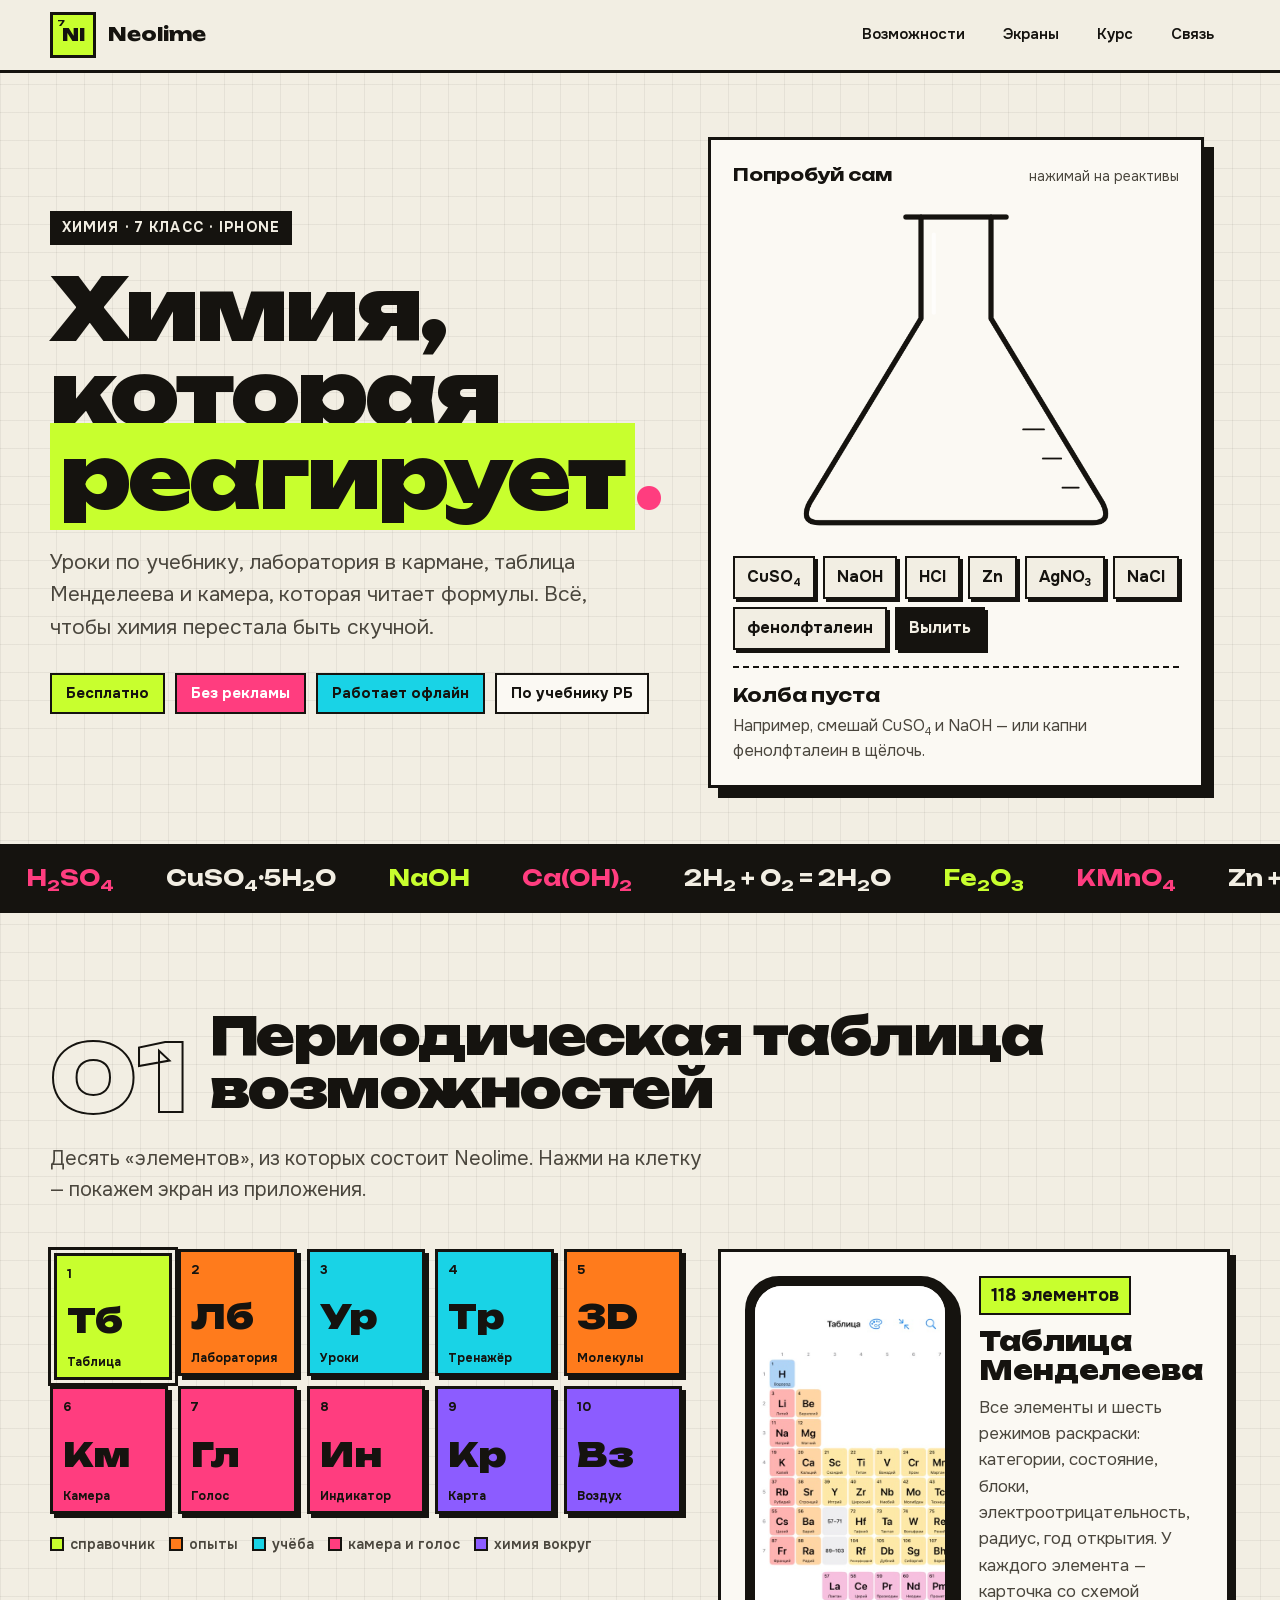
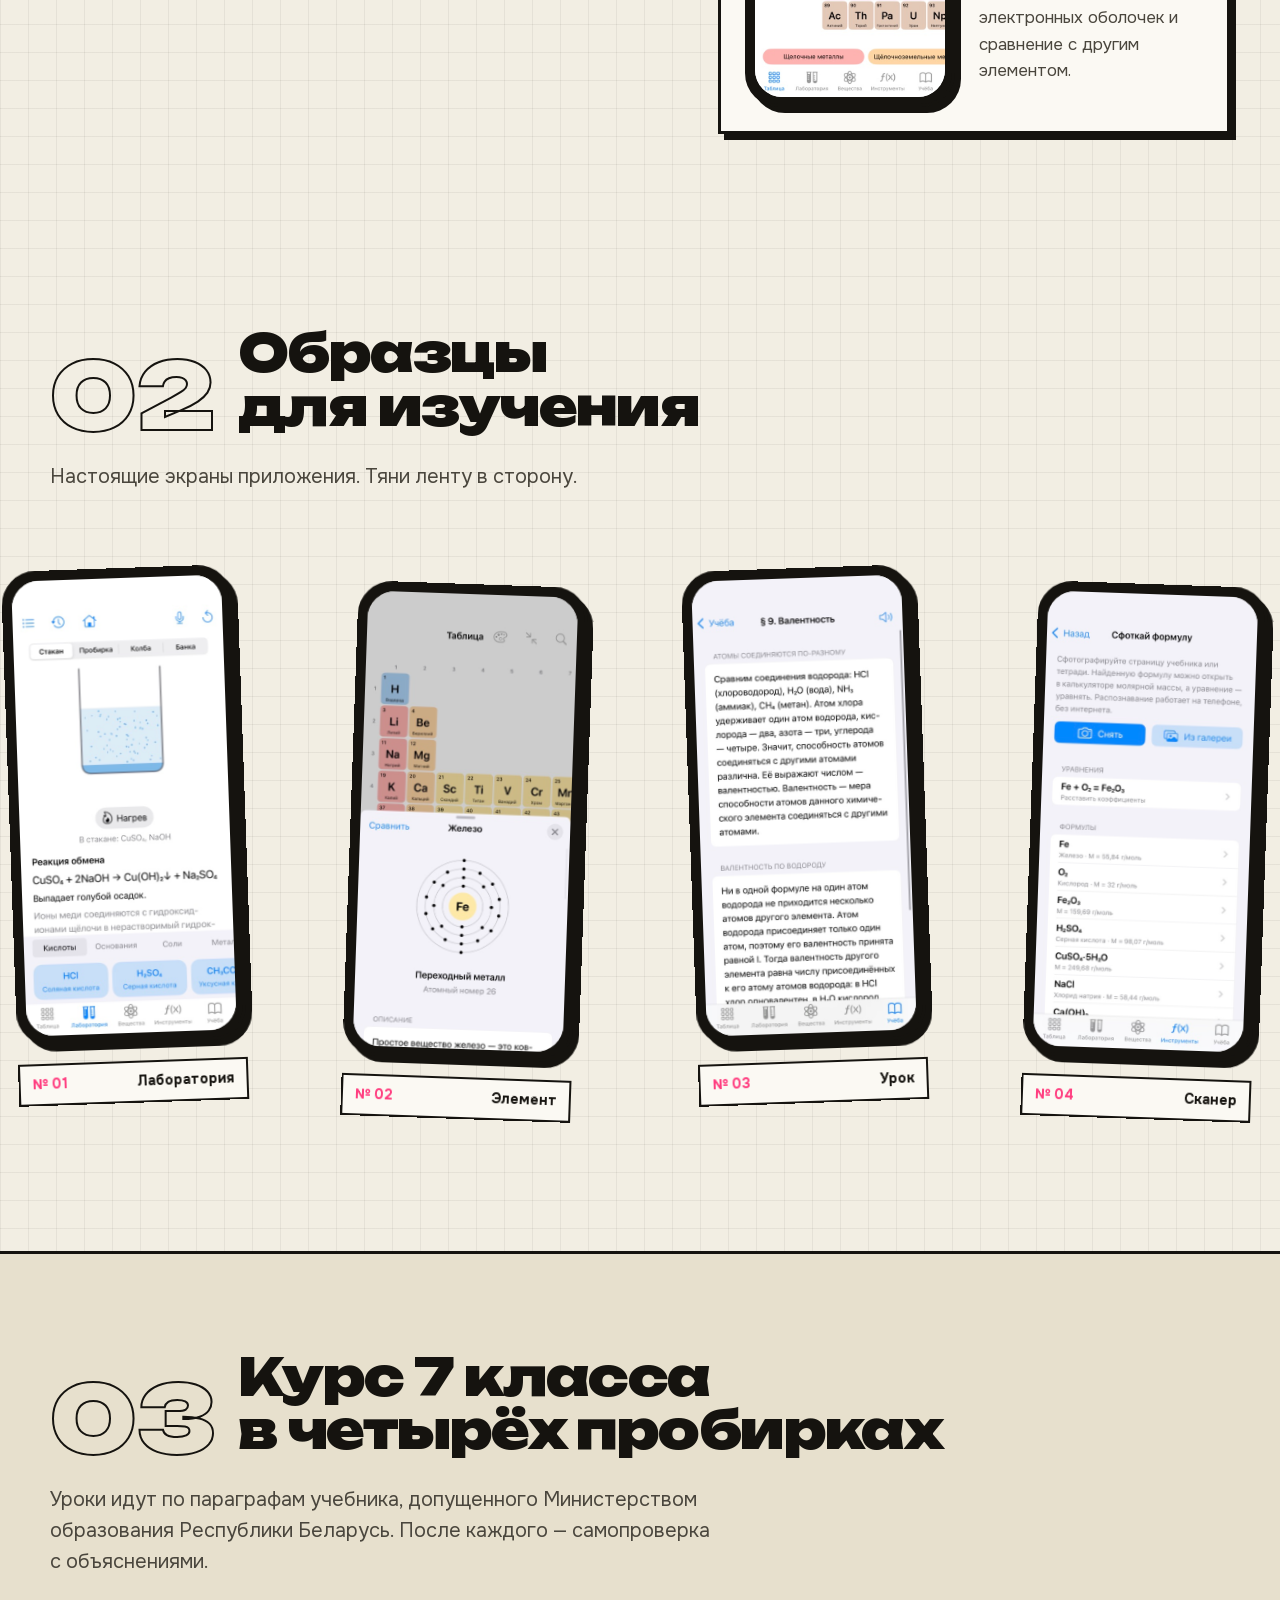
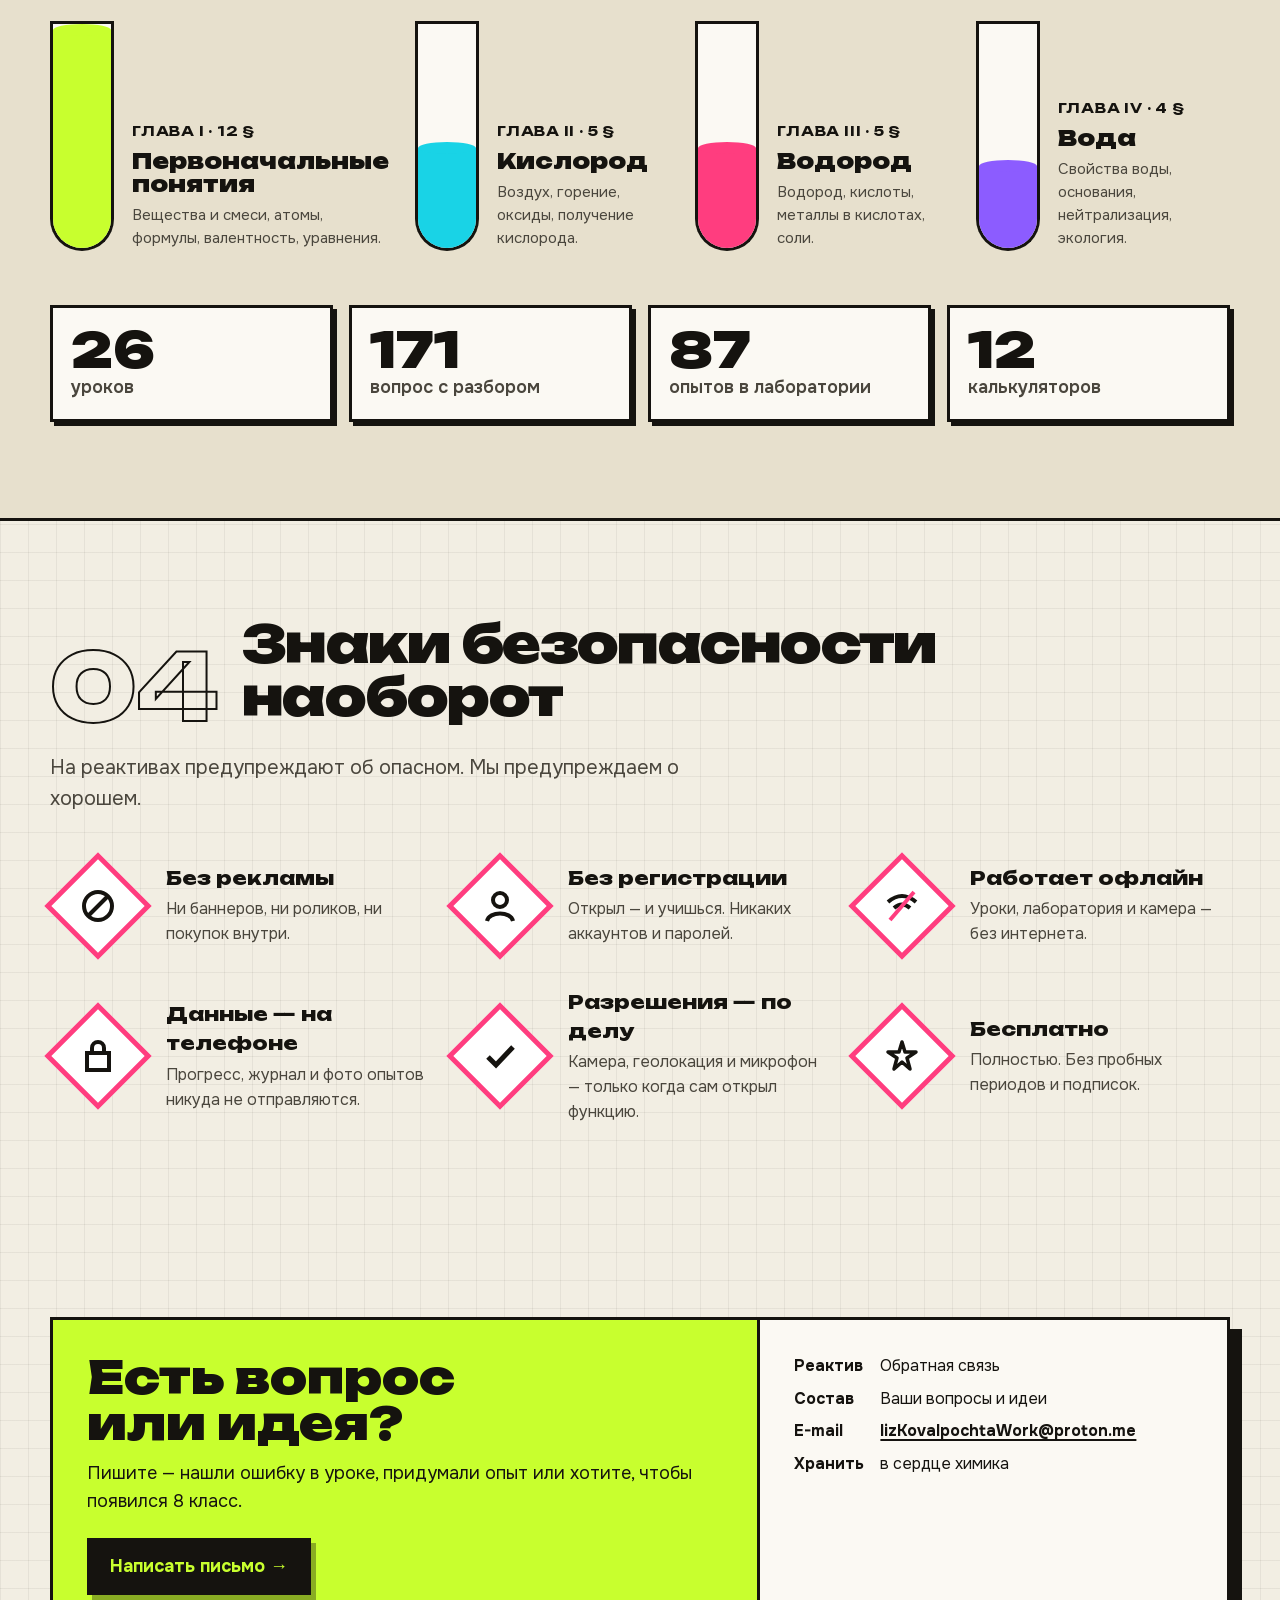
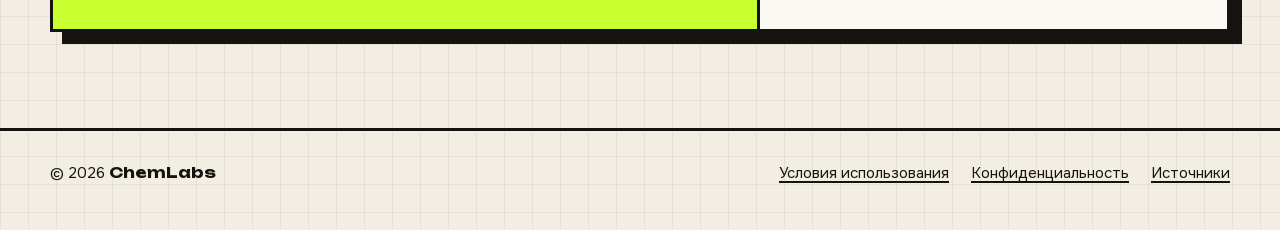
<file: index.html>
<!doctype html>
<html lang="ru">
<head>
  <meta charset="utf-8">
  <meta name="viewport" content="width=device-width, initial-scale=1">
  <title>Neolime — химия, которая реагирует</title>
  <meta name="description" content="Neolime — бесплатное приложение для iPhone по химии 7 класса: уроки по учебнику Беларуси, виртуальная лаборатория, таблица Менделеева, умная камера и тренажёры.">
  <meta property="og:title" content="Neolime — химия, которая реагирует">
  <meta property="og:description" content="Уроки по учебнику, лаборатория в кармане, таблица Менделеева и умная камера. Бесплатно и без рекламы.">
  <meta property="og:image" content="images/app-03-lab.jpg">
  <meta name="theme-color" content="#c8ff2e">
  <link rel="icon" type="image/png" href="images/favicon.png">
  <link rel="apple-touch-icon" href="images/apple-touch-icon.png">
  <link rel="preload" href="fonts/unbounded-cyrillic.woff2" as="font" type="font/woff2" crossorigin>
  <link rel="stylesheet" href="styles.css">
</head>
<body>
  <header class="top">
    <div class="wrap">
      <a class="logo" href="index.html" aria-label="Neolime — на главную">
        <span class="logo-cell" aria-hidden="true">Nl</span>
        <span class="logo-name">Neolime</span>
      </a>
      <button class="menu-toggle" aria-label="Меню" aria-expanded="false">☰</button>
      <nav class="menu">
        <a href="#table">Возможности</a>
        <a href="#samples">Экраны</a>
        <a href="#course">Курс</a>
        <a href="#contact">Связь</a>
      </nav>
    </div>
  </header>

  <main>
    <section class="hero">
      <div class="wrap">
        <div>
          <span class="kicker">Химия · 7 класс · iPhone</span>
          <h1>Химия,<br>которая <mark>реагирует</mark><span class="pink">.</span></h1>
          <p class="lead">Уроки по учебнику, лаборатория в кармане, таблица Менделеева и камера, которая читает формулы. Всё, чтобы химия перестала быть скучной.</p>
          <div class="tags">
            <span class="tag">Бесплатно</span>
            <span class="tag">Без рекламы</span>
            <span class="tag">Работает офлайн</span>
            <span class="tag">По учебнику РБ</span>
          </div>
        </div>

        <div class="bench" id="bench">
          <div class="bench-head"><b>Попробуй сам</b><span>нажимай на реактивы</span></div>
          <canvas id="flask" width="720" height="600" role="img" aria-label="Колба с реактивами"></canvas>
          <div class="shelf" role="group" aria-label="Реактивы">
            <button class="reagent" data-id="CuSO4" aria-pressed="false">CuSO<sub>4</sub></button>
            <button class="reagent" data-id="NaOH" aria-pressed="false">NaOH</button>
            <button class="reagent" data-id="HCl" aria-pressed="false">HCl</button>
            <button class="reagent" data-id="Zn" aria-pressed="false">Zn</button>
            <button class="reagent" data-id="AgNO3" aria-pressed="false">AgNO<sub>3</sub></button>
            <button class="reagent" data-id="NaCl" aria-pressed="false">NaCl</button>
            <button class="reagent" data-id="php" aria-pressed="false">фенолфталеин</button>
            <button class="reagent reset" data-reset>Вылить</button>
          </div>
          <div class="result" aria-live="polite">
            <div class="eq" id="equation">Колба пуста</div>
            <p id="observation">Например, смешай CuSO<sub>4</sub> и NaOH — или капни фенолфталеин в щёлочь.</p>
          </div>
        </div>
      </div>
    </section>

    <div class="ticker" aria-hidden="true">
      <div class="ticker-track">
        <span>H<sub>2</sub>SO<sub>4</sub></span><span>CuSO<sub>4</sub>·5H<sub>2</sub>O</span><span>NaOH</span><span>Ca(OH)<sub>2</sub></span><span>2H<sub>2</sub> + O<sub>2</sub> = 2H<sub>2</sub>O</span><span>Fe<sub>2</sub>O<sub>3</sub></span><span>KMnO<sub>4</sub></span><span>Zn + 2HCl = ZnCl<sub>2</sub> + H<sub>2</sub>↑</span><span>AgCl↓</span><span>NaHCO<sub>3</sub></span><span>CaCO<sub>3</sub></span><span>O<sub>3</sub></span>
        <span>H<sub>2</sub>SO<sub>4</sub></span><span>CuSO<sub>4</sub>·5H<sub>2</sub>O</span><span>NaOH</span><span>Ca(OH)<sub>2</sub></span><span>2H<sub>2</sub> + O<sub>2</sub> = 2H<sub>2</sub>O</span><span>Fe<sub>2</sub>O<sub>3</sub></span><span>KMnO<sub>4</sub></span><span>Zn + 2HCl = ZnCl<sub>2</sub> + H<sub>2</sub>↑</span><span>AgCl↓</span><span>NaHCO<sub>3</sub></span><span>CaCO<sub>3</sub></span><span>O<sub>3</sub></span>
      </div>
    </div>

    <section class="block" id="table">
      <div class="wrap">
        <div class="block-head reveal">
          <span class="block-num" aria-hidden="true">01</span>
          <h2>Периодическая таблица<br>возможностей</h2>
          <p>Десять «элементов», из которых состоит Neolime. Нажми на клетку — покажем экран из приложения.</p>
        </div>
        <div class="lab-table">
          <div class="reveal">
            <div class="cells" role="group" aria-label="Возможности приложения">
              <button class="cell" style="--c:#c8ff2e" data-key="table" aria-pressed="true"><span class="n">1</span><span class="s">Тб</span><span class="t">Таблица</span></button>
              <button class="cell" style="--c:#ff7b1c" data-key="lab" aria-pressed="false"><span class="n">2</span><span class="s">Лб</span><span class="t">Лаборатория</span></button>
              <button class="cell" style="--c:#19d3e6" data-key="lessons" aria-pressed="false"><span class="n">3</span><span class="s">Ур</span><span class="t">Уроки</span></button>
              <button class="cell" style="--c:#19d3e6" data-key="quiz" aria-pressed="false"><span class="n">4</span><span class="s">Тр</span><span class="t">Тренажёр</span></button>
              <button class="cell" style="--c:#ff7b1c" data-key="molecule" aria-pressed="false"><span class="n">5</span><span class="s">3D</span><span class="t">Молекулы</span></button>
              <button class="cell" style="--c:#ff3d7f" data-key="scan" aria-pressed="false"><span class="n">6</span><span class="s">Км</span><span class="t">Камера</span></button>
              <button class="cell" style="--c:#ff3d7f" data-key="speak" aria-pressed="false"><span class="n">7</span><span class="s">Гл</span><span class="t">Голос</span></button>
              <button class="cell" style="--c:#ff3d7f" data-key="indicator" aria-pressed="false"><span class="n">8</span><span class="s">Ин</span><span class="t">Индикатор</span></button>
              <button class="cell" style="--c:#8c5cff" data-key="map" aria-pressed="false"><span class="n">9</span><span class="s">Кр</span><span class="t">Карта</span></button>
              <button class="cell" style="--c:#8c5cff" data-key="air" aria-pressed="false"><span class="n">10</span><span class="s">Вз</span><span class="t">Воздух</span></button>
            </div>
            <div class="legend">
              <span><i style="background:#c8ff2e"></i>справочник</span>
              <span><i style="background:#ff7b1c"></i>опыты</span>
              <span><i style="background:#19d3e6"></i>учёба</span>
              <span><i style="background:#ff3d7f"></i>камера и голос</span>
              <span><i style="background:#8c5cff"></i>химия вокруг</span>
            </div>
          </div>
          <article class="specimen reveal" aria-live="polite">
            <div class="phone"><img id="spec-img" src="images/app-01-table.jpg" alt="Экран приложения"></div>
            <div>
              <span class="stat" id="spec-stat">118 элементов</span>
              <h3 id="spec-title">Таблица Менделеева</h3>
              <p id="spec-text">Все элементы и шесть режимов раскраски: категории, состояние, блоки, электроотрицательность, радиус, год открытия. У каждого элемента — карточка со схемой электронных оболочек и сравнение с другим элементом.</p>
            </div>
          </article>
        </div>
      </div>
    </section>

    <section class="block" id="samples">
      <div class="wrap">
        <div class="block-head reveal">
          <span class="block-num" aria-hidden="true">02</span>
          <h2>Образцы<br>для изучения</h2>
          <p>Настоящие экраны приложения. Тяни ленту в сторону.</p>
        </div>
      </div>
      <div class="samples" tabindex="0" aria-label="Экраны приложения">
        <figure class="sample"><div class="phone"><img src="images/app-03-lab.jpg" alt="Лаборатория: голубой осадок гидроксида меди" loading="lazy"></div><figcaption class="label"><span>№ 01</span><span>Лаборатория</span></figcaption></figure>
        <figure class="sample"><div class="phone"><img src="images/app-02-element.jpg" alt="Карточка элемента железа" loading="lazy"></div><figcaption class="label"><span>№ 02</span><span>Элемент</span></figcaption></figure>
        <figure class="sample"><div class="phone"><img src="images/app-07-lesson.jpg" alt="Урок о валентности" loading="lazy"></div><figcaption class="label"><span>№ 03</span><span>Урок</span></figcaption></figure>
        <figure class="sample"><div class="phone"><img src="images/app-11-scan.jpg" alt="Сканер формул" loading="lazy"></div><figcaption class="label"><span>№ 04</span><span>Сканер</span></figcaption></figure>
        <figure class="sample"><div class="phone"><img src="images/app-04-lab-flask.jpg" alt="Колба с бурым осадком" loading="lazy"></div><figcaption class="label"><span>№ 05</span><span>Колба</span></figcaption></figure>
        <figure class="sample"><div class="phone"><img src="images/app-09-speak.jpg" alt="Тренажёр «Скажи элемент»" loading="lazy"></div><figcaption class="label"><span>№ 06</span><span>Голос</span></figcaption></figure>
        <figure class="sample"><div class="phone"><img src="images/app-05-molecule.jpg" alt="Модель молекулы серной кислоты" loading="lazy"></div><figcaption class="label"><span>№ 07</span><span>3D</span></figcaption></figure>
        <figure class="sample"><div class="phone"><img src="images/app-14-air.jpg" alt="Качество воздуха рядом" loading="lazy"></div><figcaption class="label"><span>№ 08</span><span>Воздух</span></figcaption></figure>
        <figure class="sample"><div class="phone"><img src="images/app-08-quiz.jpg" alt="Самопроверка" loading="lazy"></div><figcaption class="label"><span>№ 09</span><span>Тест</span></figcaption></figure>
        <figure class="sample"><div class="phone"><img src="images/app-10-tools.jpg" alt="Инструменты и калькуляторы" loading="lazy"></div><figcaption class="label"><span>№ 10</span><span>Расчёты</span></figcaption></figure>
        <figure class="sample"><div class="phone"><img src="images/app-15-calc.jpg" alt="Расчётная задача с вводом ответа" loading="lazy"></div><figcaption class="label"><span>№ 11</span><span>Задачи</span></figcaption></figure>
        <figure class="sample"><div class="phone"><img src="images/app-16-trainer.jpg" alt="Тренажёр: серия дней и успехи по темам" loading="lazy"></div><figcaption class="label"><span>№ 12</span><span>Тренажёр</span></figcaption></figure>
        <figure class="sample"><div class="phone"><img src="images/app-17-catalog.jpg" alt="Каталог опытов по учебнику с отметками о проведённых" loading="lazy"></div><figcaption class="label"><span>№ 13</span><span>Каталог</span></figcaption></figure>
      </div>
    </section>

    <section class="block course" id="course">
      <div class="wrap">
        <div class="block-head reveal">
          <span class="block-num" aria-hidden="true">03</span>
          <h2>Курс 7 класса<br>в четырёх пробирках</h2>
          <p>Уроки идут по параграфам учебника, допущенного Министерством образования Республики Беларусь. После каждого — самопроверка с объяснениями.</p>
        </div>
        <div class="tubes reveal">
          <div class="tube-card"><div class="tube"><div class="fill" style="--c:#c8ff2e;--h:96%"></div></div><div><b>Глава I · 12 §</b><h3>Первоначальные понятия</h3><p>Вещества и смеси, атомы, формулы, валентность, уравнения.</p></div></div>
          <div class="tube-card"><div class="tube"><div class="fill" style="--c:#19d3e6;--h:44%"></div></div><div><b>Глава II · 5 §</b><h3>Кислород</h3><p>Воздух, горение, оксиды, получение кислорода.</p></div></div>
          <div class="tube-card"><div class="tube"><div class="fill" style="--c:#ff3d7f;--h:44%"></div></div><div><b>Глава III · 5 §</b><h3>Водород</h3><p>Водород, кислоты, металлы в кислотах, соли.</p></div></div>
          <div class="tube-card"><div class="tube"><div class="fill" style="--c:#8c5cff;--h:36%"></div></div><div><b>Глава IV · 4 §</b><h3>Вода</h3><p>Свойства воды, основания, нейтрализация, экология.</p></div></div>
        </div>
        <div class="counters reveal">
          <div class="counter"><strong>26</strong><span>уроков</span></div>
          <div class="counter"><strong>171</strong><span>вопрос с разбором</span></div>
          <div class="counter"><strong>87</strong><span>опытов в лаборатории</span></div>
          <div class="counter"><strong>12</strong><span>калькуляторов</span></div>
        </div>
      </div>
    </section>

    <section class="block">
      <div class="wrap">
        <div class="block-head reveal">
          <span class="block-num" aria-hidden="true">04</span>
          <h2>Знаки безопасности<br>наоборот</h2>
          <p>На реактивах предупреждают об опасном. Мы предупреждаем о хорошем.</p>
        </div>
        <div class="signs reveal">
          <div class="sign"><div class="diamond"><svg viewBox="0 0 40 40" aria-hidden="true"><circle cx="20" cy="20" r="14" fill="none" stroke="#15130f" stroke-width="4"/><path d="M10 30 L30 10" stroke="#15130f" stroke-width="4"/></svg></div><div><h3>Без рекламы</h3><p>Ни баннеров, ни роликов, ни покупок внутри.</p></div></div>
          <div class="sign"><div class="diamond"><svg viewBox="0 0 40 40" aria-hidden="true"><circle cx="20" cy="14" r="7" fill="none" stroke="#15130f" stroke-width="4"/><path d="M7 35 C9 25 31 25 33 35" fill="none" stroke="#15130f" stroke-width="4"/></svg></div><div><h3>Без регистрации</h3><p>Открыл — и учишься. Никаких аккаунтов и паролей.</p></div></div>
          <div class="sign"><div class="diamond"><svg viewBox="0 0 40 40" aria-hidden="true"><path d="M6 16 Q20 4 34 16" fill="none" stroke="#15130f" stroke-width="4"/><path d="M12 22 Q20 15 28 22" fill="none" stroke="#15130f" stroke-width="4"/><path d="M8 34 L32 6" stroke="#ff3d7f" stroke-width="4"/></svg></div><div><h3>Работает офлайн</h3><p>Уроки, лаборатория и камера — без интернета.</p></div></div>
          <div class="sign"><div class="diamond"><svg viewBox="0 0 40 40" aria-hidden="true"><rect x="9" y="17" width="22" height="17" fill="none" stroke="#15130f" stroke-width="4"/><path d="M14 17 V12 a6 6 0 0 1 12 0 V17" fill="none" stroke="#15130f" stroke-width="4"/></svg></div><div><h3>Данные — на телефоне</h3><p>Прогресс, журнал и фото опытов никуда не отправляются.</p></div></div>
          <div class="sign"><div class="diamond"><svg viewBox="0 0 40 40" aria-hidden="true"><path d="M8 21 L16 29 L33 11" fill="none" stroke="#15130f" stroke-width="5"/></svg></div><div><h3>Разрешения — по делу</h3><p>Камера, геолокация и микрофон — только когда сам открыл функцию.</p></div></div>
          <div class="sign"><div class="diamond"><svg viewBox="0 0 40 40" aria-hidden="true"><path d="M20 6 L23 16 L34 16 L25 22 L28 33 L20 26 L12 33 L15 22 L6 16 L17 16 Z" fill="none" stroke="#15130f" stroke-width="3.5" stroke-linejoin="round"/></svg></div><div><h3>Бесплатно</h3><p>Полностью. Без пробных периодов и подписок.</p></div></div>
        </div>
      </div>
    </section>

    <section class="block" id="contact">
      <div class="wrap">
        <div class="reagent-label reveal">
          <div>
            <h2>Есть вопрос<br>или идея?</h2>
            <p>Пишите — нашли ошибку в уроке, придумали опыт или хотите, чтобы появился 8 класс.</p>
            <a class="mail-button" href="mailto:lizKovalpochtaWork@proton.me?subject=%D0%A0%D0%B5%D0%B0%D0%BA%D1%82%D0%B8%D0%B2%D0%BA%D0%B0">Написать письмо →</a>
          </div>
          <div>
            <dl>
              <dt>Реактив</dt><dd>Обратная связь</dd>
              <dt>Состав</dt><dd>Ваши вопросы и идеи</dd>
              <dt>E-mail</dt><dd><a href="mailto:lizKovalpochtaWork@proton.me">lizKovalpochtaWork@proton.me</a></dd>
              <dt>Хранить</dt><dd>в сердце химика</dd>
            </dl>
          </div>
        </div>
      </div>
    </section>
  </main>

  <footer class="bottom">
    <div class="wrap">
      <span>© 2026 <b>ChemLabs</b></span>
      <nav>
        <a href="terms.html">Условия использования</a>
        <a href="privacy.html">Конфиденциальность</a>
        <a href="sources.html">Источники</a>
      </nav>
    </div>
  </footer>
  <script src="script.js"></script>
</body>
</html>
</file>
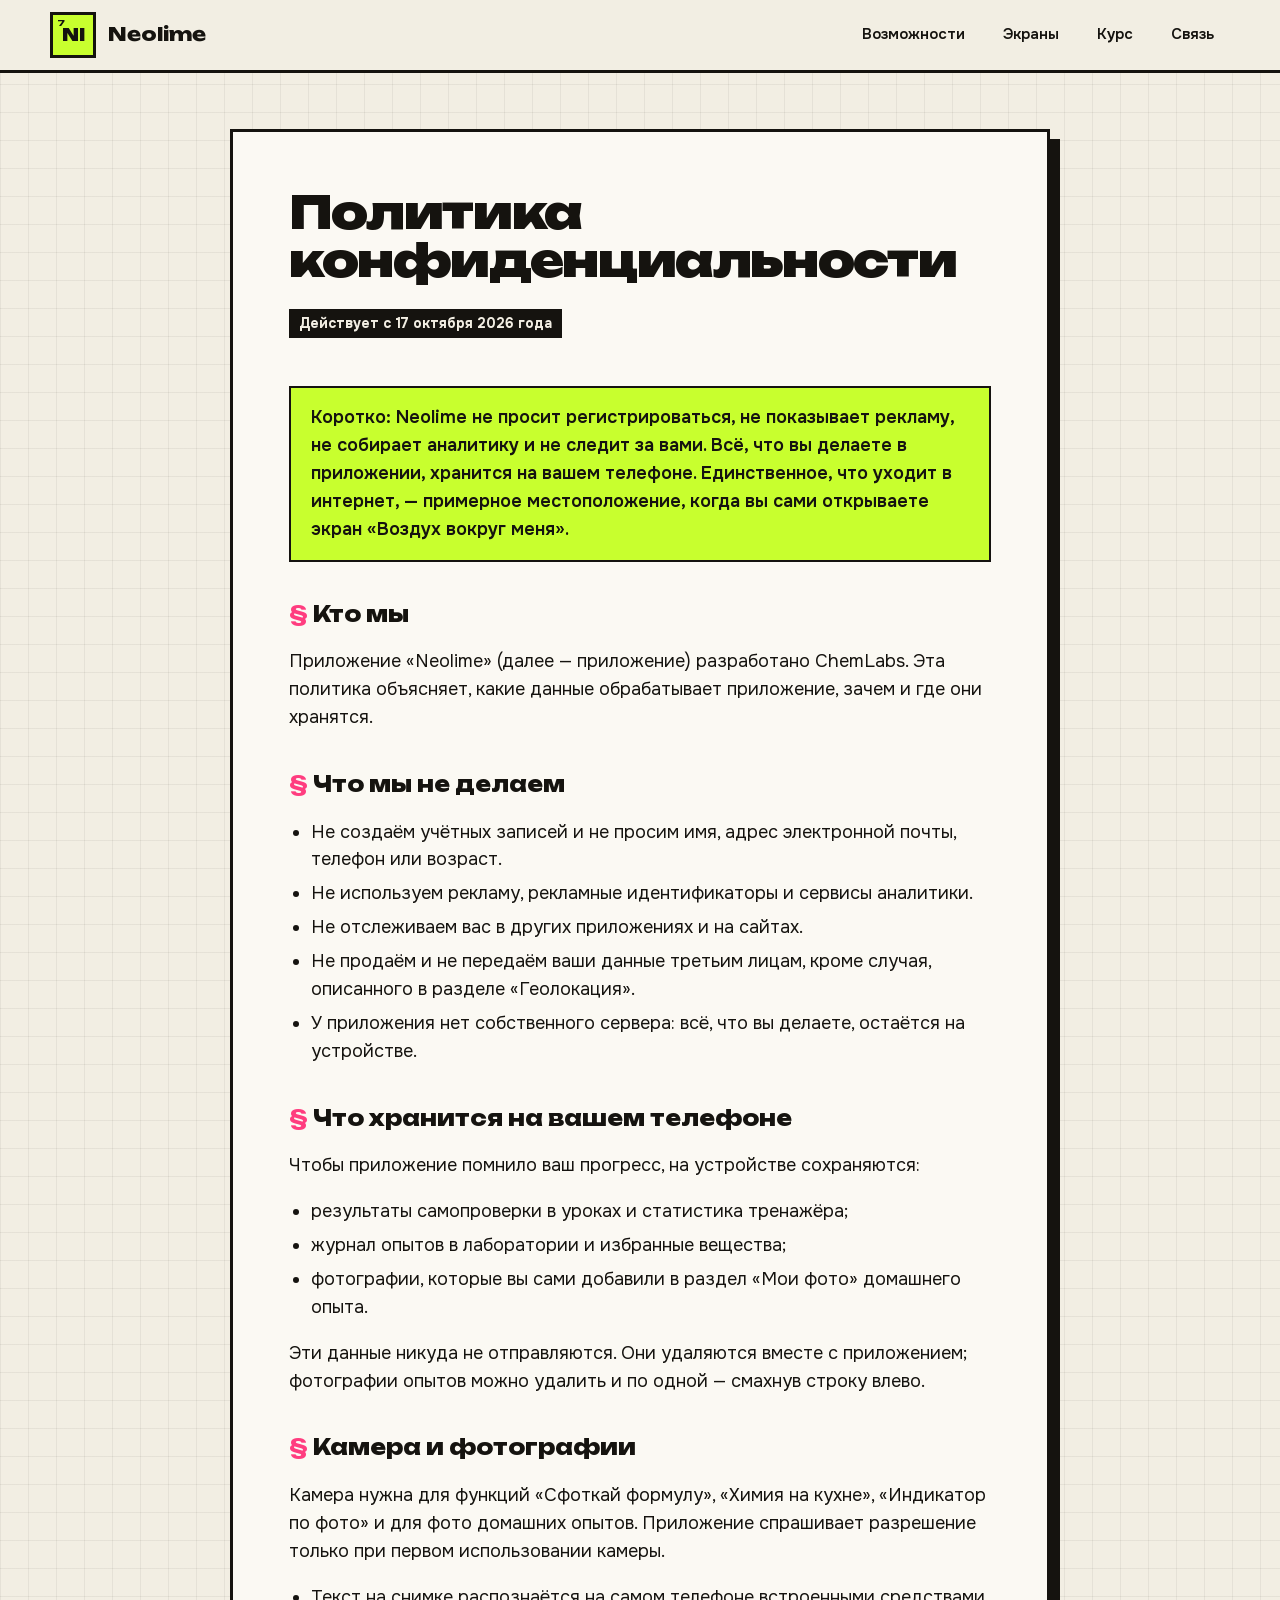
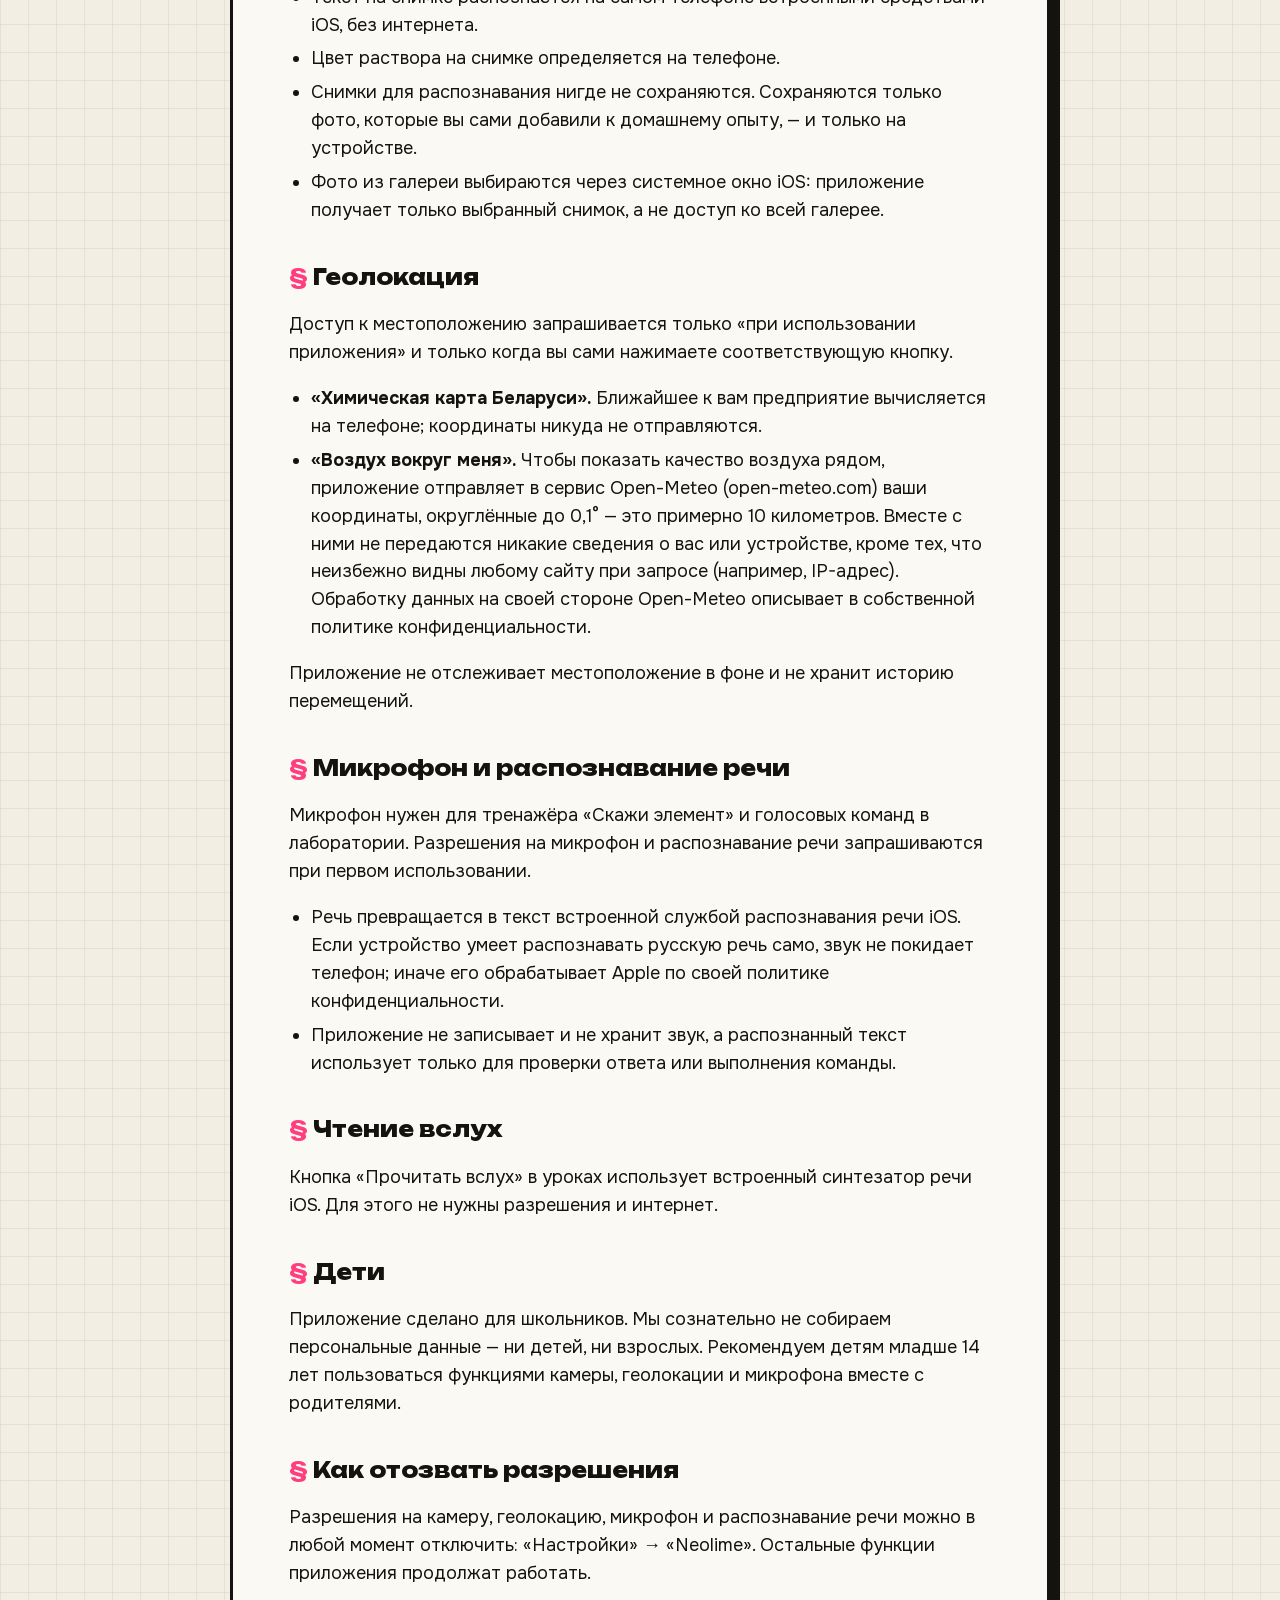
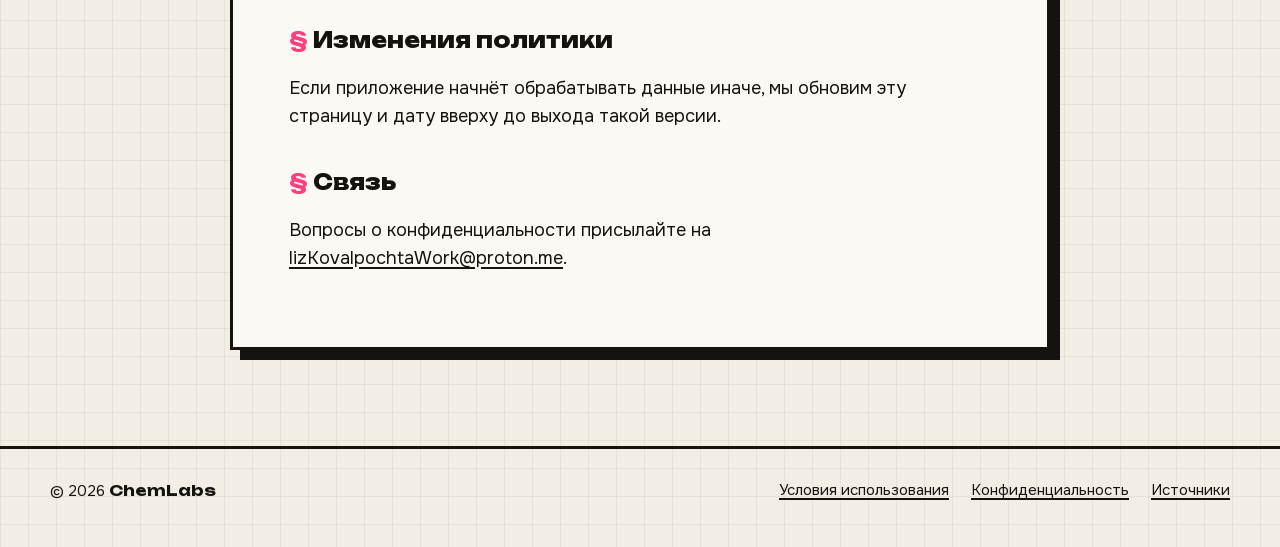
<file: privacy.html>
<!doctype html>
<html lang="ru">
<head>
  <meta charset="utf-8">
  <meta name="viewport" content="width=device-width, initial-scale=1">
  <title>Политика конфиденциальности — Neolime</title>
  <meta name="description" content="Какие данные обрабатывает приложение Neolime и как.">
  <meta name="theme-color" content="#c8ff2e">
  <link rel="icon" type="image/png" href="images/favicon.png">
  <link rel="stylesheet" href="styles.css">
</head>
<body>
  <header class="top">
    <div class="wrap">
      <a class="logo" href="index.html" aria-label="Neolime — на главную">
        <span class="logo-cell" aria-hidden="true">Nl</span>
        <span class="logo-name">Neolime</span>
      </a>
      <button class="menu-toggle" aria-label="Меню" aria-expanded="false">☰</button>
      <nav class="menu">
        <a href="index.html#table">Возможности</a>
        <a href="index.html#samples">Экраны</a>
        <a href="index.html#course">Курс</a>
        <a href="index.html#contact">Связь</a>
      </nav>
    </div>
  </header>

  <main class="page">
    <div class="wrap"><article class="sheet">
      <h1>Политика конфиденциальности</h1>
      <p class="date">Действует с 17 октября 2026 года</p>

      <p class="short">Коротко: Neolime не просит регистрироваться, не показывает рекламу, не собирает аналитику и не следит за вами. Всё, что вы делаете в приложении, хранится на вашем телефоне. Единственное, что уходит в интернет, — примерное местоположение, когда вы сами открываете экран «Воздух вокруг меня».</p>

      <h2>Кто мы</h2>
      <p>Приложение «Neolime» (далее — приложение) разработано ChemLabs. Эта политика объясняет, какие данные обрабатывает приложение, зачем и где они хранятся.</p>

      <h2>Что мы не делаем</h2>
      <ul>
        <li>Не создаём учётных записей и не просим имя, адрес электронной почты, телефон или возраст.</li>
        <li>Не используем рекламу, рекламные идентификаторы и сервисы аналитики.</li>
        <li>Не отслеживаем вас в других приложениях и на сайтах.</li>
        <li>Не продаём и не передаём ваши данные третьим лицам, кроме случая, описанного в разделе «Геолокация».</li>
        <li>У приложения нет собственного сервера: всё, что вы делаете, остаётся на устройстве.</li>
      </ul>

      <h2>Что хранится на вашем телефоне</h2>
      <p>Чтобы приложение помнило ваш прогресс, на устройстве сохраняются:</p>
      <ul>
        <li>результаты самопроверки в уроках и статистика тренажёра;</li>
        <li>журнал опытов в лаборатории и избранные вещества;</li>
        <li>фотографии, которые вы сами добавили в раздел «Мои фото» домашнего опыта.</li>
      </ul>
      <p>Эти данные никуда не отправляются. Они удаляются вместе с приложением; фотографии опытов можно удалить и по одной — смахнув строку влево.</p>

      <h2>Камера и фотографии</h2>
      <p>Камера нужна для функций «Сфоткай формулу», «Химия на кухне», «Индикатор по фото» и для фото домашних опытов. Приложение спрашивает разрешение только при первом использовании камеры.</p>
      <ul>
        <li>Текст на снимке распознаётся на самом телефоне встроенными средствами iOS, без интернета.</li>
        <li>Цвет раствора на снимке определяется на телефоне.</li>
        <li>Снимки для распознавания нигде не сохраняются. Сохраняются только фото, которые вы сами добавили к домашнему опыту, — и только на устройстве.</li>
        <li>Фото из галереи выбираются через системное окно iOS: приложение получает только выбранный снимок, а не доступ ко всей галерее.</li>
      </ul>

      <h2>Геолокация</h2>
      <p>Доступ к местоположению запрашивается только «при использовании приложения» и только когда вы сами нажимаете соответствующую кнопку.</p>
      <ul>
        <li><b>«Химическая карта Беларуси».</b> Ближайшее к вам предприятие вычисляется на телефоне; координаты никуда не отправляются.</li>
        <li><b>«Воздух вокруг меня».</b> Чтобы показать качество воздуха рядом, приложение отправляет в сервис Open-Meteo (open-meteo.com) ваши координаты, округлённые до 0,1° — это примерно 10 километров. Вместе с ними не передаются никакие сведения о вас или устройстве, кроме тех, что неизбежно видны любому сайту при запросе (например, IP-адрес). Обработку данных на своей стороне Open-Meteo описывает в собственной политике конфиденциальности.</li>
      </ul>
      <p>Приложение не отслеживает местоположение в фоне и не хранит историю перемещений.</p>

      <h2>Микрофон и распознавание речи</h2>
      <p>Микрофон нужен для тренажёра «Скажи элемент» и голосовых команд в лаборатории. Разрешения на микрофон и распознавание речи запрашиваются при первом использовании.</p>
      <ul>
        <li>Речь превращается в текст встроенной службой распознавания речи iOS. Если устройство умеет распознавать русскую речь само, звук не покидает телефон; иначе его обрабатывает Apple по своей политике конфиденциальности.</li>
        <li>Приложение не записывает и не хранит звук, а распознанный текст использует только для проверки ответа или выполнения команды.</li>
      </ul>

      <h2>Чтение вслух</h2>
      <p>Кнопка «Прочитать вслух» в уроках использует встроенный синтезатор речи iOS. Для этого не нужны разрешения и интернет.</p>

      <h2>Дети</h2>
      <p>Приложение сделано для школьников. Мы сознательно не собираем персональные данные — ни детей, ни взрослых. Рекомендуем детям младше 14 лет пользоваться функциями камеры, геолокации и микрофона вместе с родителями.</p>

      <h2>Как отозвать разрешения</h2>
      <p>Разрешения на камеру, геолокацию, микрофон и распознавание речи можно в любой момент отключить: «Настройки» → «Neolime». Остальные функции приложения продолжат работать.</p>

      <h2>Изменения политики</h2>
      <p>Если приложение начнёт обрабатывать данные иначе, мы обновим эту страницу и дату вверху до выхода такой версии.</p>

      <h2>Связь</h2>
      <p>Вопросы о конфиденциальности присылайте на <a href="mailto:lizKovalpochtaWork@proton.me">lizKovalpochtaWork@proton.me</a>.</p>
    </article></div>
  </main>

  <footer class="bottom">
    <div class="wrap">
      <span>© 2026 <b>ChemLabs</b></span>
      <nav>
        <a href="terms.html">Условия использования</a>
        <a href="privacy.html">Конфиденциальность</a>
        <a href="sources.html">Источники</a>
      </nav>
    </div>
  </footer>
  <script src="script.js"></script>
</body>
</html>
</file>
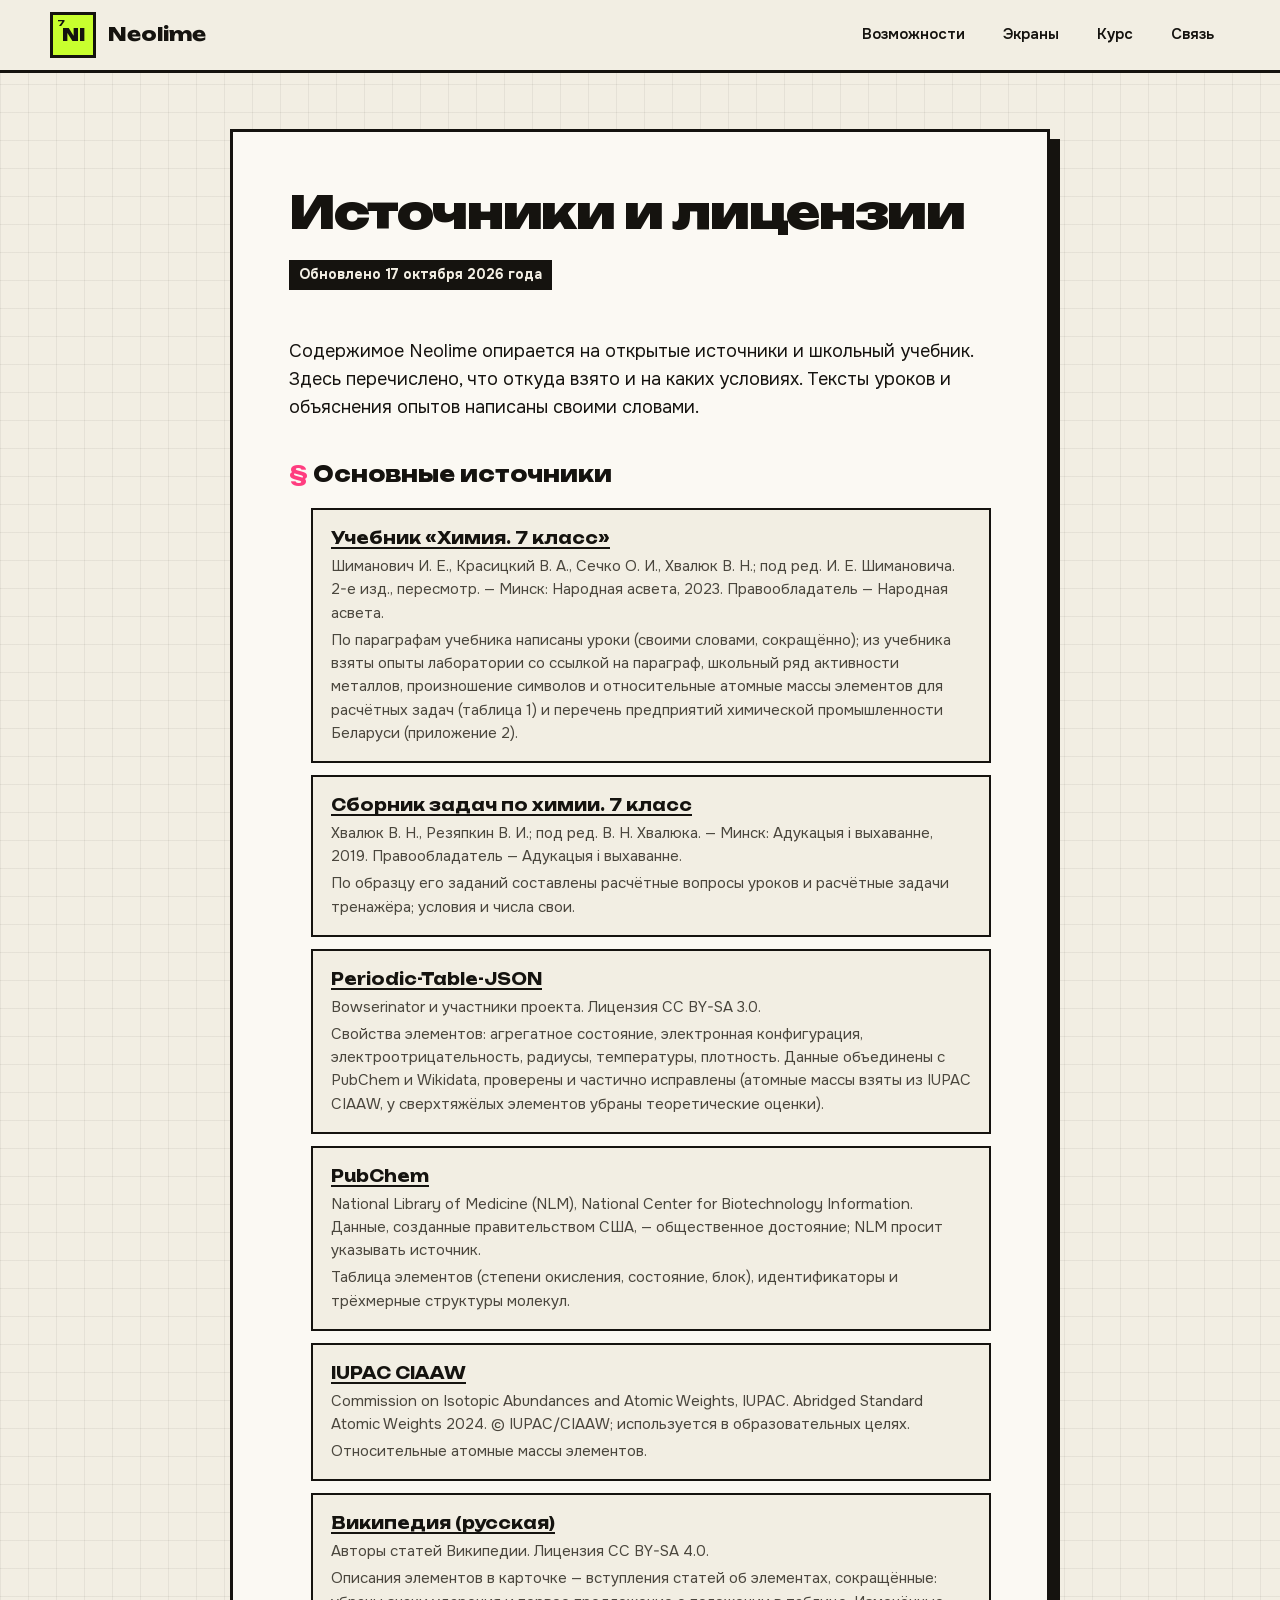
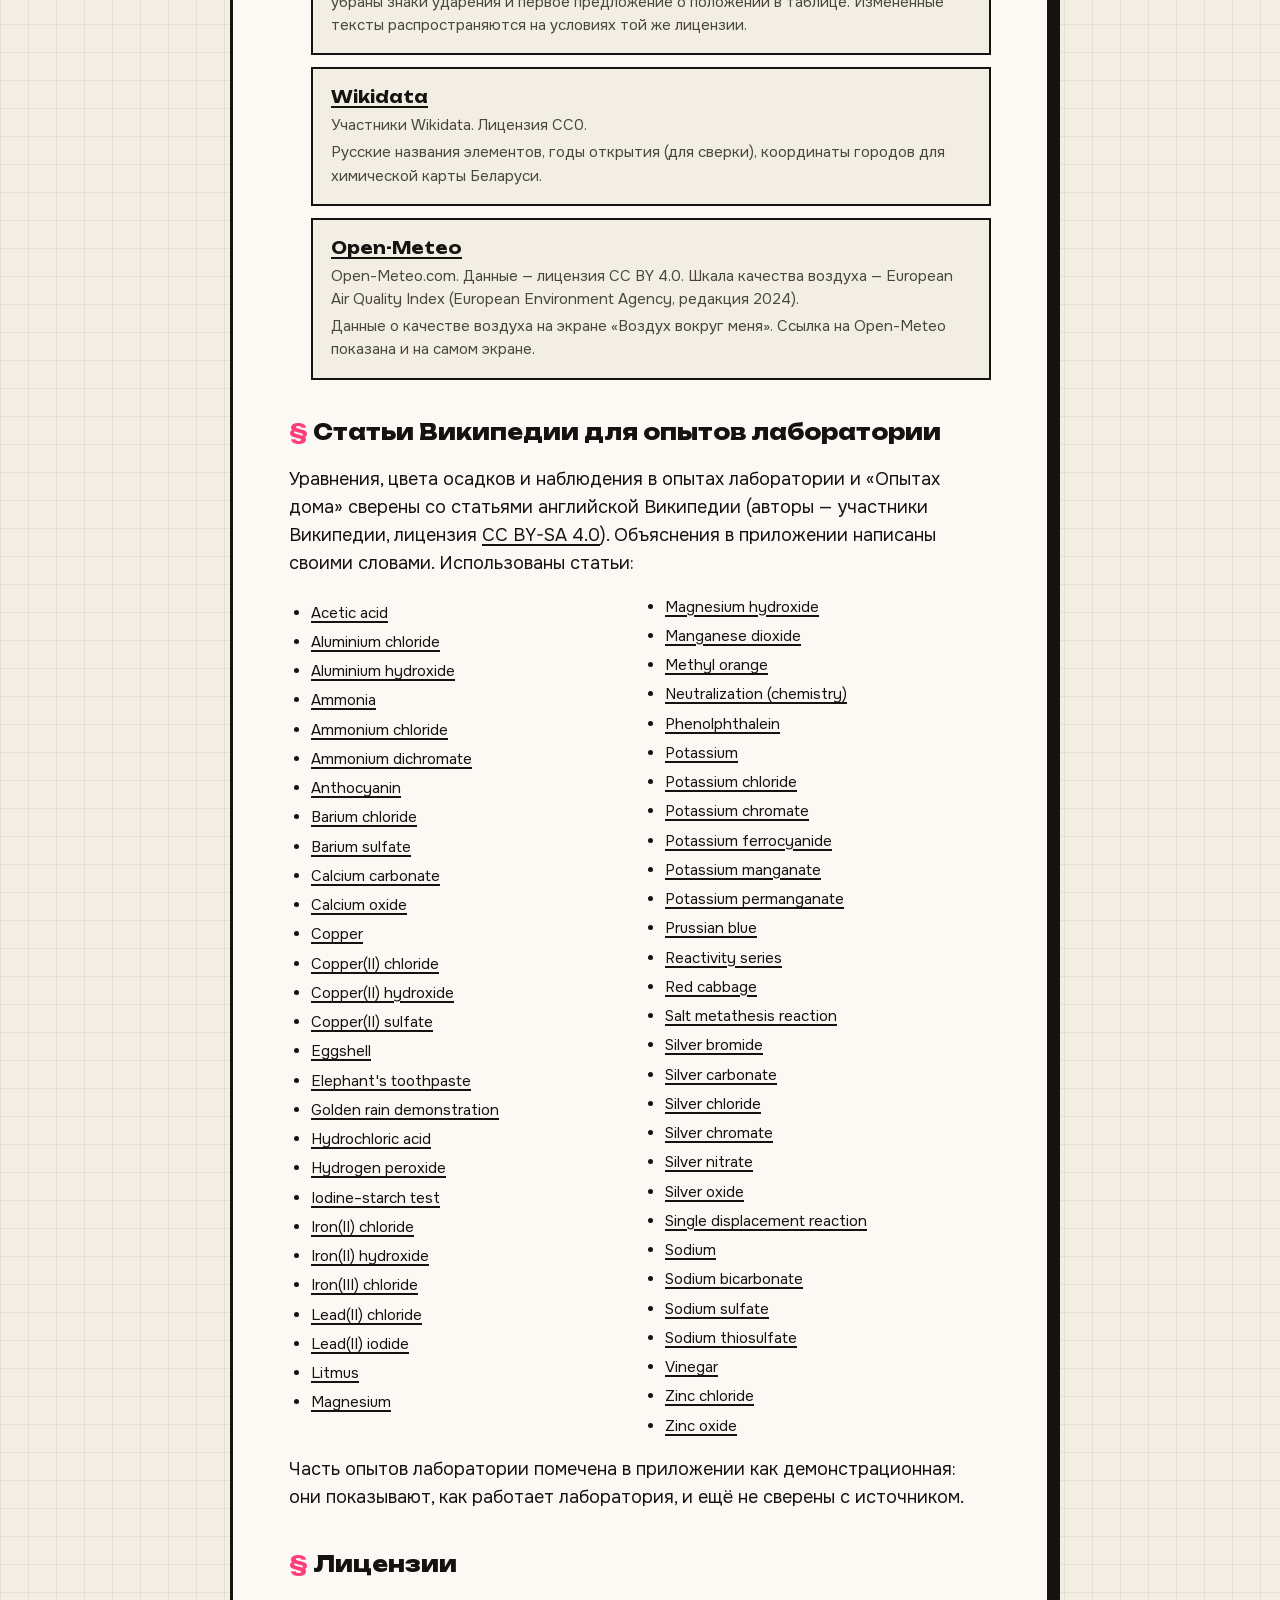
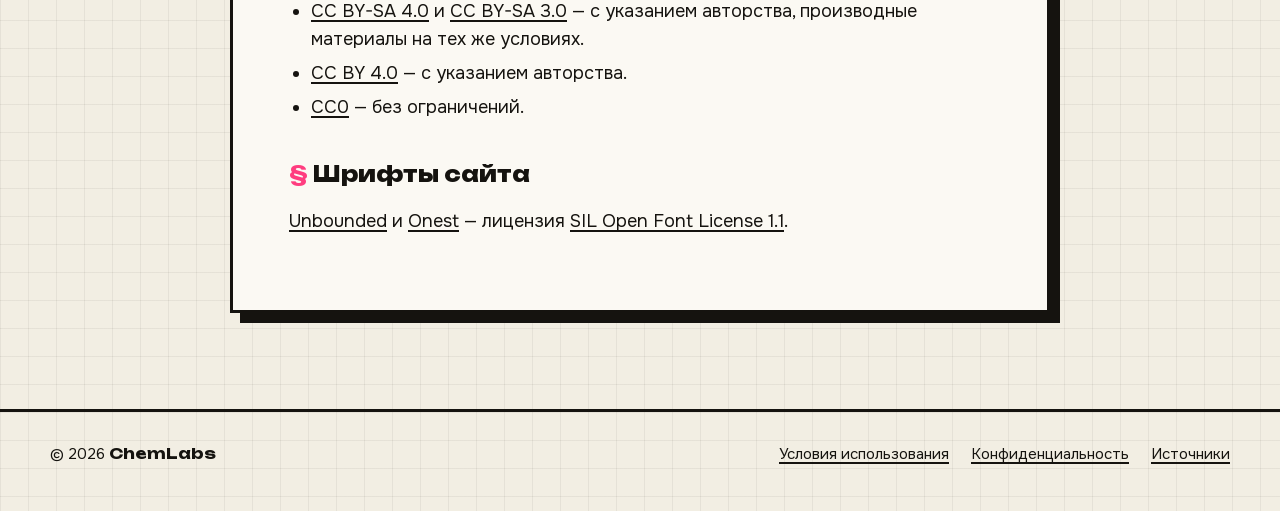
<file: sources.html>
<!doctype html>
<html lang="ru">
<head>
  <meta charset="utf-8">
  <meta name="viewport" content="width=device-width, initial-scale=1">
  <title>Источники — Neolime</title>
  <meta name="description" content="Источники данных и лицензии приложения Neolime.">
  <meta name="theme-color" content="#c8ff2e">
  <link rel="icon" type="image/png" href="images/favicon.png">
  <link rel="stylesheet" href="styles.css">
</head>
<body>
  <header class="top">
    <div class="wrap">
      <a class="logo" href="index.html" aria-label="Neolime — на главную">
        <span class="logo-cell" aria-hidden="true">Nl</span>
        <span class="logo-name">Neolime</span>
      </a>
      <button class="menu-toggle" aria-label="Меню" aria-expanded="false">☰</button>
      <nav class="menu">
        <a href="index.html#table">Возможности</a>
        <a href="index.html#samples">Экраны</a>
        <a href="index.html#course">Курс</a>
        <a href="index.html#contact">Связь</a>
      </nav>
    </div>
  </header>

  <main class="page">
    <div class="wrap"><article class="sheet">
      <h1>Источники и лицензии</h1>
      <p class="date">Обновлено 17 октября 2026 года</p>
      <p>Содержимое Neolime опирается на открытые источники и школьный учебник. Здесь перечислено, что откуда взято и на каких условиях. Тексты уроков и объяснения опытов написаны своими словами.</p>

      <h2>Основные источники</h2>
      <ul class="source-list">
        <li><b><a href="https://e-padruchnik.adu.by/books/himija/Himiya_7kl_Shimanovich_rus_2023.pdf">Учебник «Химия. 7 класс»</a></b><span>Шиманович И. Е., Красицкий В. А., Сечко О. И., Хвалюк В. Н.; под ред. И. Е. Шимановича. 2-е изд., пересмотр. — Минск: Народная асвета, 2023. Правообладатель — Народная асвета.</span><span>По параграфам учебника написаны уроки (своими словами, сокращённо); из учебника взяты опыты лаборатории со ссылкой на параграф, школьный ряд активности металлов, произношение символов и относительные атомные массы элементов для расчётных задач (таблица 1) и перечень предприятий химической промышленности Беларуси (приложение 2).</span></li>
        <li><b><a href="https://e-padruchnik.adu.by/books/himija/himija_sbornik_Hvalyuk_7kl_rus_2019.pdf">Сборник задач по химии. 7 класс</a></b><span>Хвалюк В. Н., Резяпкин В. И.; под ред. В. Н. Хвалюка. — Минск: Адукацыя і выхаванне, 2019. Правообладатель — Адукацыя і выхаванне.</span><span>По образцу его заданий составлены расчётные вопросы уроков и расчётные задачи тренажёра; условия и числа свои.</span></li>
        <li><b><a href="https://github.com/Bowserinator/Periodic-Table-JSON">Periodic-Table-JSON</a></b><span>Bowserinator и участники проекта. Лицензия CC BY-SA 3.0.</span><span>Свойства элементов: агрегатное состояние, электронная конфигурация, электроотрицательность, радиусы, температуры, плотность. Данные объединены с PubChem и Wikidata, проверены и частично исправлены (атомные массы взяты из IUPAC CIAAW, у сверхтяжёлых элементов убраны теоретические оценки).</span></li>
        <li><b><a href="https://pubchem.ncbi.nlm.nih.gov/">PubChem</a></b><span>National Library of Medicine (NLM), National Center for Biotechnology Information. Данные, созданные правительством США, — общественное достояние; NLM просит указывать источник.</span><span>Таблица элементов (степени окисления, состояние, блок), идентификаторы и трёхмерные структуры молекул.</span></li>
        <li><b><a href="https://www.ciaaw.org/abridged-atomic-weights.htm">IUPAC CIAAW</a></b><span>Commission on Isotopic Abundances and Atomic Weights, IUPAC. Abridged Standard Atomic Weights 2024. © IUPAC/CIAAW; используется в образовательных целях.</span><span>Относительные атомные массы элементов.</span></li>
        <li><b><a href="https://ru.wikipedia.org/">Википедия (русская)</a></b><span>Авторы статей Википедии. Лицензия CC BY-SA 4.0.</span><span>Описания элементов в карточке — вступления статей об элементах, сокращённые: убраны знаки ударения и первое предложение о положении в таблице. Изменённые тексты распространяются на условиях той же лицензии.</span></li>
        <li><b><a href="https://www.wikidata.org/">Wikidata</a></b><span>Участники Wikidata. Лицензия CC0.</span><span>Русские названия элементов, годы открытия (для сверки), координаты городов для химической карты Беларуси.</span></li>
        <li><b><a href="https://open-meteo.com/">Open-Meteo</a></b><span>Open-Meteo.com. Данные — лицензия CC BY 4.0. Шкала качества воздуха — European Air Quality Index (European Environment Agency, редакция 2024).</span><span>Данные о качестве воздуха на экране «Воздух вокруг меня». Ссылка на Open-Meteo показана и на самом экране.</span></li>
      </ul>

      <h2>Статьи Википедии для опытов лаборатории</h2>
      <p>Уравнения, цвета осадков и наблюдения в опытах лаборатории и «Опытах дома» сверены со статьями английской Википедии (авторы — участники Википедии, лицензия <a href="https://creativecommons.org/licenses/by-sa/4.0/">CC BY-SA 4.0</a>). Объяснения в приложении написаны своими словами. Использованы статьи:</p>
      <ul class="small-list">
        <li><a href="https://en.wikipedia.org/wiki/Acetic_acid">Acetic acid</a></li>
        <li><a href="https://en.wikipedia.org/wiki/Aluminium_chloride">Aluminium chloride</a></li>
        <li><a href="https://en.wikipedia.org/wiki/Aluminium_hydroxide">Aluminium hydroxide</a></li>
        <li><a href="https://en.wikipedia.org/wiki/Ammonia">Ammonia</a></li>
        <li><a href="https://en.wikipedia.org/wiki/Ammonium_chloride">Ammonium chloride</a></li>
        <li><a href="https://en.wikipedia.org/wiki/Ammonium_dichromate">Ammonium dichromate</a></li>
        <li><a href="https://en.wikipedia.org/wiki/Anthocyanin">Anthocyanin</a></li>
        <li><a href="https://en.wikipedia.org/wiki/Barium_chloride">Barium chloride</a></li>
        <li><a href="https://en.wikipedia.org/wiki/Barium_sulfate">Barium sulfate</a></li>
        <li><a href="https://en.wikipedia.org/wiki/Calcium_carbonate">Calcium carbonate</a></li>
        <li><a href="https://en.wikipedia.org/wiki/Calcium_oxide">Calcium oxide</a></li>
        <li><a href="https://en.wikipedia.org/wiki/Copper">Copper</a></li>
        <li><a href="https://en.wikipedia.org/wiki/Copper(II)_chloride">Copper(II) chloride</a></li>
        <li><a href="https://en.wikipedia.org/wiki/Copper(II)_hydroxide">Copper(II) hydroxide</a></li>
        <li><a href="https://en.wikipedia.org/wiki/Copper(II)_sulfate">Copper(II) sulfate</a></li>
        <li><a href="https://en.wikipedia.org/wiki/Eggshell">Eggshell</a></li>
        <li><a href="https://en.wikipedia.org/wiki/Elephant&#x27;s_toothpaste">Elephant&#x27;s toothpaste</a></li>
        <li><a href="https://en.wikipedia.org/wiki/Golden_rain_demonstration">Golden rain demonstration</a></li>
        <li><a href="https://en.wikipedia.org/wiki/Hydrochloric_acid">Hydrochloric acid</a></li>
        <li><a href="https://en.wikipedia.org/wiki/Hydrogen_peroxide">Hydrogen peroxide</a></li>
        <li><a href="https://en.wikipedia.org/wiki/Iodine–starch_test">Iodine–starch test</a></li>
        <li><a href="https://en.wikipedia.org/wiki/Iron(II)_chloride">Iron(II) chloride</a></li>
        <li><a href="https://en.wikipedia.org/wiki/Iron(II)_hydroxide">Iron(II) hydroxide</a></li>
        <li><a href="https://en.wikipedia.org/wiki/Iron(III)_chloride">Iron(III) chloride</a></li>
        <li><a href="https://en.wikipedia.org/wiki/Lead(II)_chloride">Lead(II) chloride</a></li>
        <li><a href="https://en.wikipedia.org/wiki/Lead(II)_iodide">Lead(II) iodide</a></li>
        <li><a href="https://en.wikipedia.org/wiki/Litmus">Litmus</a></li>
        <li><a href="https://en.wikipedia.org/wiki/Magnesium">Magnesium</a></li>
        <li><a href="https://en.wikipedia.org/wiki/Magnesium_hydroxide">Magnesium hydroxide</a></li>
        <li><a href="https://en.wikipedia.org/wiki/Manganese_dioxide">Manganese dioxide</a></li>
        <li><a href="https://en.wikipedia.org/wiki/Methyl_orange">Methyl orange</a></li>
        <li><a href="https://en.wikipedia.org/wiki/Neutralization_(chemistry)">Neutralization (chemistry)</a></li>
        <li><a href="https://en.wikipedia.org/wiki/Phenolphthalein">Phenolphthalein</a></li>
        <li><a href="https://en.wikipedia.org/wiki/Potassium">Potassium</a></li>
        <li><a href="https://en.wikipedia.org/wiki/Potassium_chloride">Potassium chloride</a></li>
        <li><a href="https://en.wikipedia.org/wiki/Potassium_chromate">Potassium chromate</a></li>
        <li><a href="https://en.wikipedia.org/wiki/Potassium_ferrocyanide">Potassium ferrocyanide</a></li>
        <li><a href="https://en.wikipedia.org/wiki/Potassium_manganate">Potassium manganate</a></li>
        <li><a href="https://en.wikipedia.org/wiki/Potassium_permanganate">Potassium permanganate</a></li>
        <li><a href="https://en.wikipedia.org/wiki/Prussian_blue">Prussian blue</a></li>
        <li><a href="https://en.wikipedia.org/wiki/Reactivity_series">Reactivity series</a></li>
        <li><a href="https://en.wikipedia.org/wiki/Red_cabbage">Red cabbage</a></li>
        <li><a href="https://en.wikipedia.org/wiki/Salt_metathesis_reaction">Salt metathesis reaction</a></li>
        <li><a href="https://en.wikipedia.org/wiki/Silver_bromide">Silver bromide</a></li>
        <li><a href="https://en.wikipedia.org/wiki/Silver_carbonate">Silver carbonate</a></li>
        <li><a href="https://en.wikipedia.org/wiki/Silver_chloride">Silver chloride</a></li>
        <li><a href="https://en.wikipedia.org/wiki/Silver_chromate">Silver chromate</a></li>
        <li><a href="https://en.wikipedia.org/wiki/Silver_nitrate">Silver nitrate</a></li>
        <li><a href="https://en.wikipedia.org/wiki/Silver_oxide">Silver oxide</a></li>
        <li><a href="https://en.wikipedia.org/wiki/Single_displacement_reaction">Single displacement reaction</a></li>
        <li><a href="https://en.wikipedia.org/wiki/Sodium">Sodium</a></li>
        <li><a href="https://en.wikipedia.org/wiki/Sodium_bicarbonate">Sodium bicarbonate</a></li>
        <li><a href="https://en.wikipedia.org/wiki/Sodium_sulfate">Sodium sulfate</a></li>
        <li><a href="https://en.wikipedia.org/wiki/Sodium_thiosulfate">Sodium thiosulfate</a></li>
        <li><a href="https://en.wikipedia.org/wiki/Vinegar">Vinegar</a></li>
        <li><a href="https://en.wikipedia.org/wiki/Zinc_chloride">Zinc chloride</a></li>
        <li><a href="https://en.wikipedia.org/wiki/Zinc_oxide">Zinc oxide</a></li>
      </ul>
      <p>Часть опытов лаборатории помечена в приложении как демонстрационная: они показывают, как работает лаборатория, и ещё не сверены с источником.</p>

      <h2>Лицензии</h2>
      <ul>
        <li><a href="https://creativecommons.org/licenses/by-sa/4.0/deed.ru">CC BY-SA 4.0</a> и <a href="https://creativecommons.org/licenses/by-sa/3.0/deed.ru">CC BY-SA 3.0</a> — с указанием авторства, производные материалы на тех же условиях.</li>
        <li><a href="https://creativecommons.org/licenses/by/4.0/deed.ru">CC BY 4.0</a> — с указанием авторства.</li>
        <li><a href="https://creativecommons.org/publicdomain/zero/1.0/deed.ru">CC0</a> — без ограничений.</li>
      </ul>

      <h2>Шрифты сайта</h2>
      <p><a href="https://github.com/googlefonts/unbounded">Unbounded</a> и <a href="https://github.com/simpals/onest">Onest</a> — лицензия <a href="https://openfontlicense.org">SIL Open Font License 1.1</a>.</p>
    </article></div>
  </main>

  <footer class="bottom">
    <div class="wrap">
      <span>© 2026 <b>ChemLabs</b></span>
      <nav>
        <a href="terms.html">Условия использования</a>
        <a href="privacy.html">Конфиденциальность</a>
        <a href="sources.html">Источники</a>
      </nav>
    </div>
  </footer>
  <script src="script.js"></script>
</body>
</html>
</file>
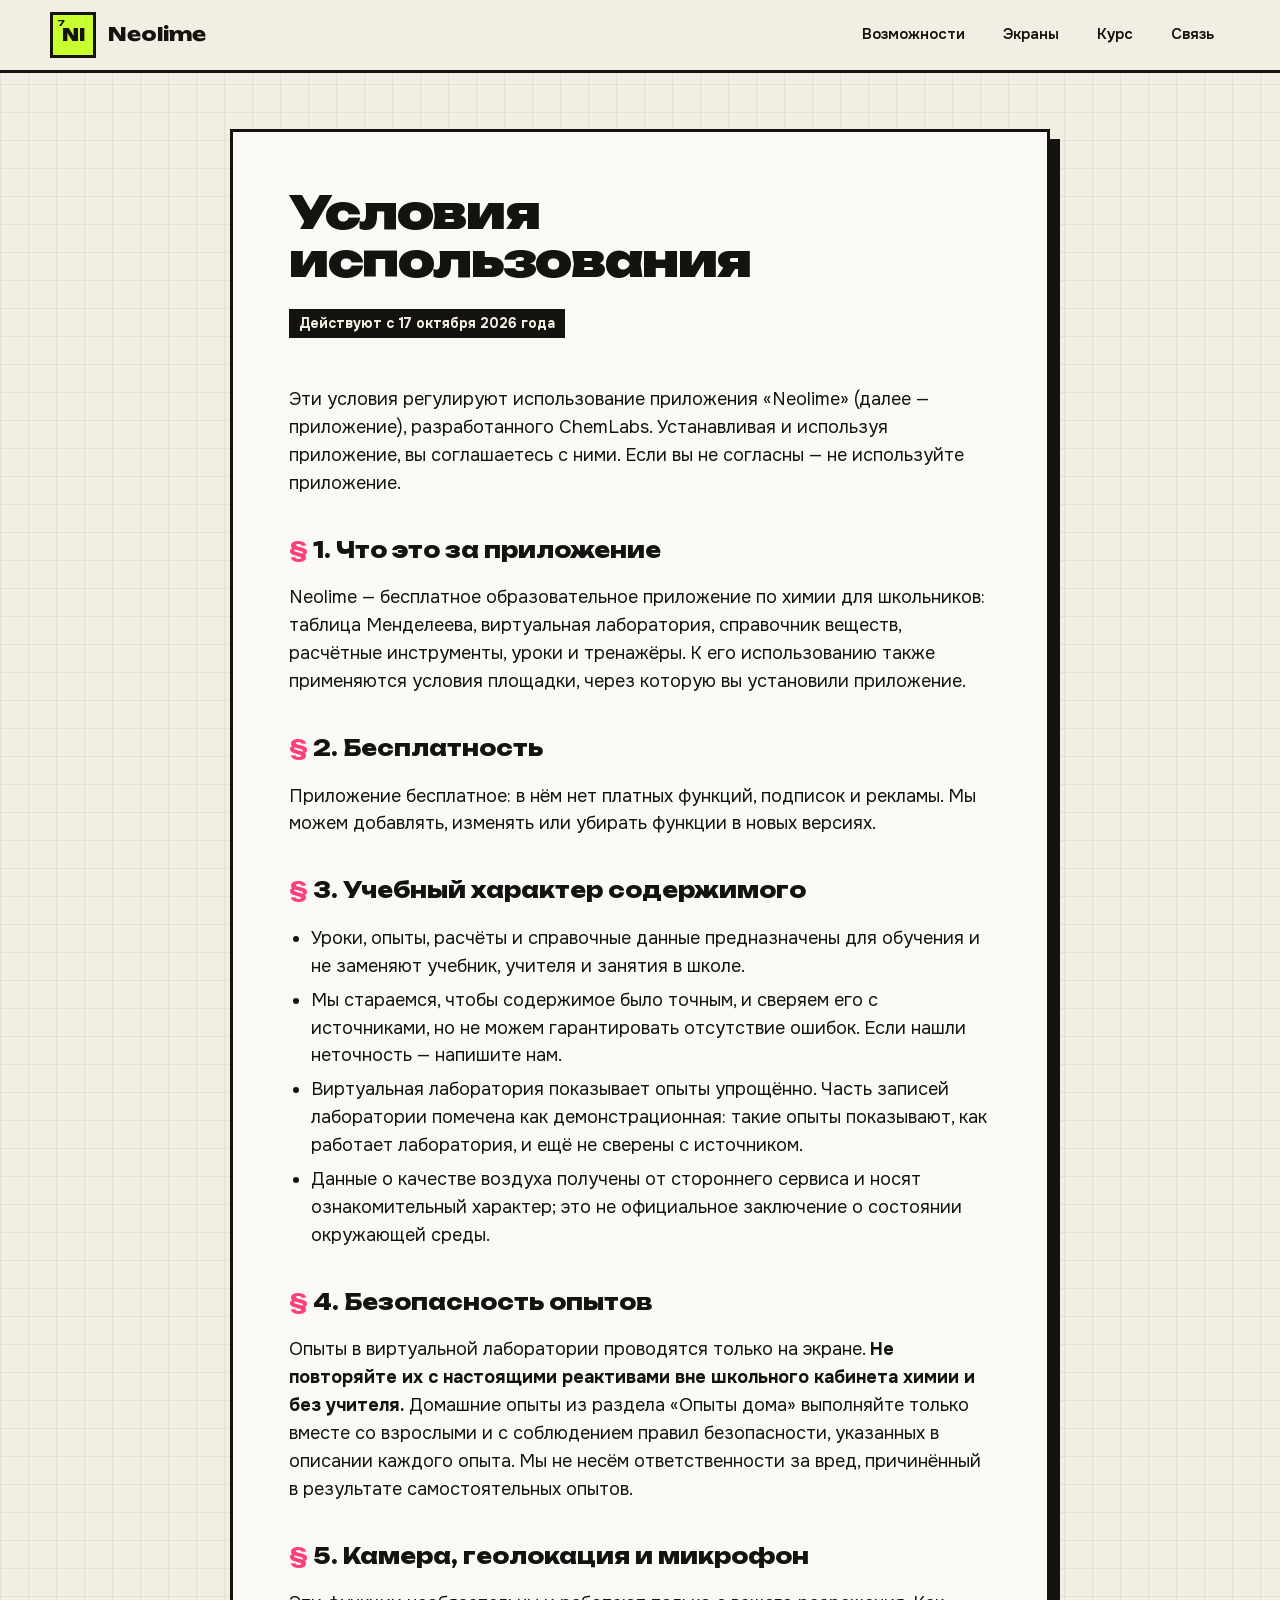
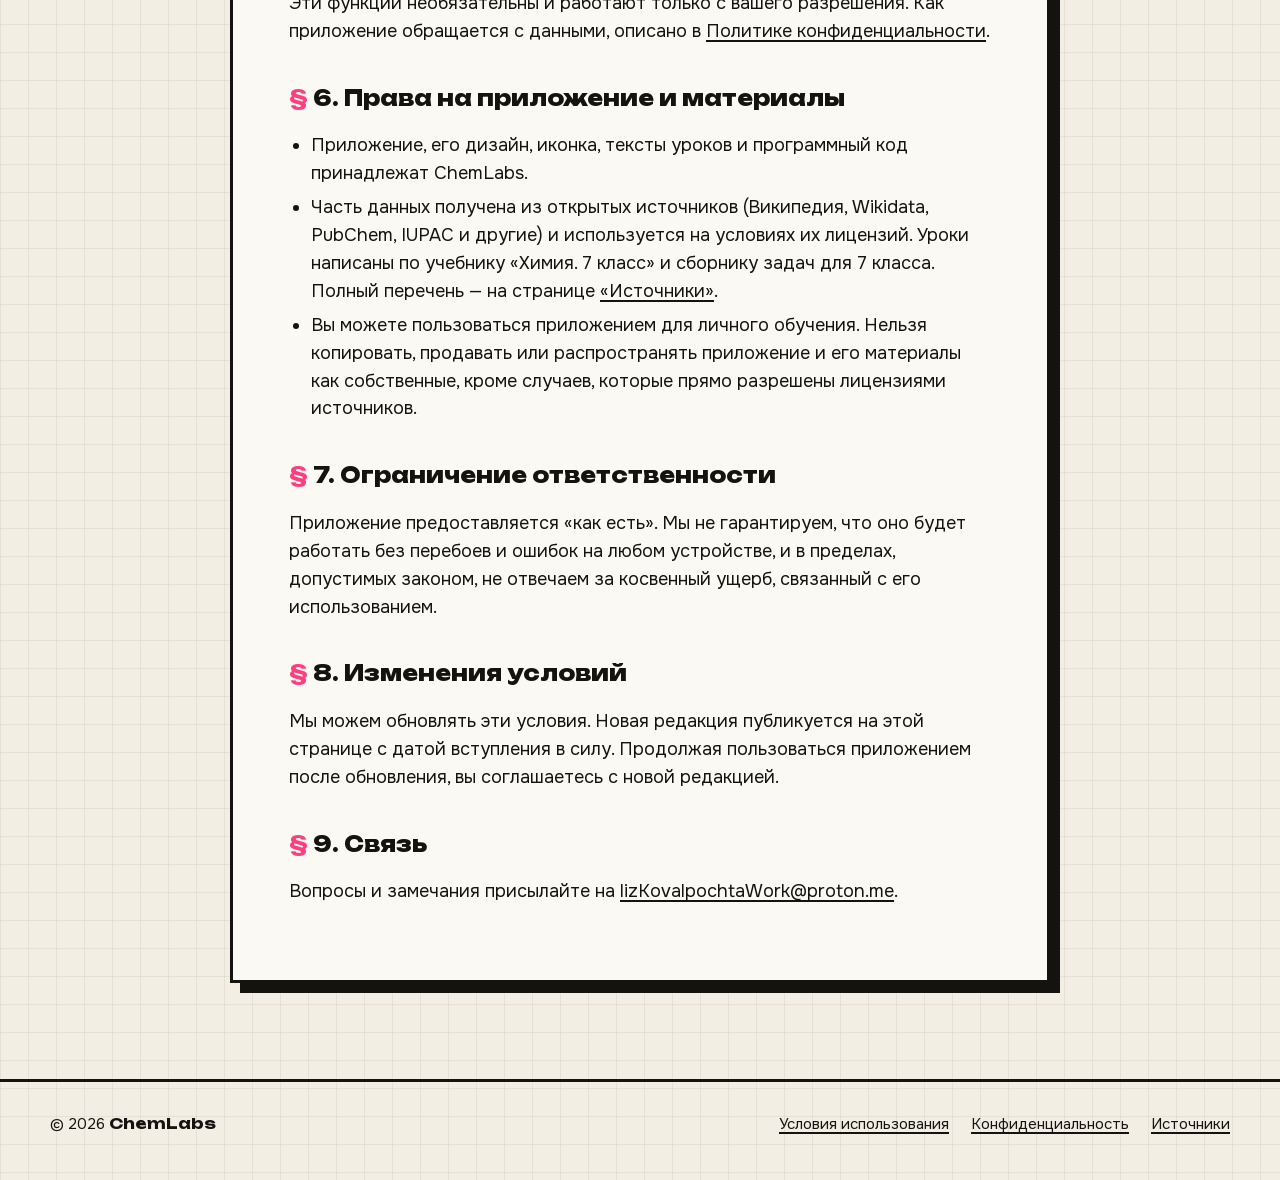
<file: terms.html>
<!doctype html>
<html lang="ru">
<head>
  <meta charset="utf-8">
  <meta name="viewport" content="width=device-width, initial-scale=1">
  <title>Условия использования — Neolime</title>
  <meta name="description" content="Условия использования приложения Neolime.">
  <meta name="theme-color" content="#c8ff2e">
  <link rel="icon" type="image/png" href="images/favicon.png">
  <link rel="stylesheet" href="styles.css">
</head>
<body>
  <header class="top">
    <div class="wrap">
      <a class="logo" href="index.html" aria-label="Neolime — на главную">
        <span class="logo-cell" aria-hidden="true">Nl</span>
        <span class="logo-name">Neolime</span>
      </a>
      <button class="menu-toggle" aria-label="Меню" aria-expanded="false">☰</button>
      <nav class="menu">
        <a href="index.html#table">Возможности</a>
        <a href="index.html#samples">Экраны</a>
        <a href="index.html#course">Курс</a>
        <a href="index.html#contact">Связь</a>
      </nav>
    </div>
  </header>

  <main class="page">
    <div class="wrap"><article class="sheet">
      <h1>Условия использования</h1>
      <p class="date">Действуют с 17 октября 2026 года</p>

      <p>Эти условия регулируют использование приложения «Neolime» (далее — приложение), разработанного ChemLabs. Устанавливая и используя приложение, вы соглашаетесь с ними. Если вы не согласны — не используйте приложение.</p>

      <h2>1. Что это за приложение</h2>
      <p>Neolime — бесплатное образовательное приложение по химии для школьников: таблица Менделеева, виртуальная лаборатория, справочник веществ, расчётные инструменты, уроки и тренажёры. К его использованию также применяются условия площадки, через которую вы установили приложение.</p>

      <h2>2. Бесплатность</h2>
      <p>Приложение бесплатное: в нём нет платных функций, подписок и рекламы. Мы можем добавлять, изменять или убирать функции в новых версиях.</p>

      <h2>3. Учебный характер содержимого</h2>
      <ul>
        <li>Уроки, опыты, расчёты и справочные данные предназначены для обучения и не заменяют учебник, учителя и занятия в школе.</li>
        <li>Мы стараемся, чтобы содержимое было точным, и сверяем его с источниками, но не можем гарантировать отсутствие ошибок. Если нашли неточность — напишите нам.</li>
        <li>Виртуальная лаборатория показывает опыты упрощённо. Часть записей лаборатории помечена как демонстрационная: такие опыты показывают, как работает лаборатория, и ещё не сверены с источником.</li>
        <li>Данные о качестве воздуха получены от стороннего сервиса и носят ознакомительный характер; это не официальное заключение о состоянии окружающей среды.</li>
      </ul>

      <h2>4. Безопасность опытов</h2>
      <p>Опыты в виртуальной лаборатории проводятся только на экране. <b>Не повторяйте их с настоящими реактивами вне школьного кабинета химии и без учителя.</b> Домашние опыты из раздела «Опыты дома» выполняйте только вместе со взрослыми и с соблюдением правил безопасности, указанных в описании каждого опыта. Мы не несём ответственности за вред, причинённый в результате самостоятельных опытов.</p>

      <h2>5. Камера, геолокация и микрофон</h2>
      <p>Эти функции необязательны и работают только с вашего разрешения. Как приложение обращается с данными, описано в <a href="privacy.html">Политике конфиденциальности</a>.</p>

      <h2>6. Права на приложение и материалы</h2>
      <ul>
        <li>Приложение, его дизайн, иконка, тексты уроков и программный код принадлежат ChemLabs.</li>
        <li>Часть данных получена из открытых источников (Википедия, Wikidata, PubChem, IUPAC и другие) и используется на условиях их лицензий. Уроки написаны по учебнику «Химия. 7 класс» и сборнику задач для 7 класса. Полный перечень — на странице <a href="sources.html">«Источники»</a>.</li>
        <li>Вы можете пользоваться приложением для личного обучения. Нельзя копировать, продавать или распространять приложение и его материалы как собственные, кроме случаев, которые прямо разрешены лицензиями источников.</li>
      </ul>

      <h2>7. Ограничение ответственности</h2>
      <p>Приложение предоставляется «как есть». Мы не гарантируем, что оно будет работать без перебоев и ошибок на любом устройстве, и в пределах, допустимых законом, не отвечаем за косвенный ущерб, связанный с его использованием.</p>

      <h2>8. Изменения условий</h2>
      <p>Мы можем обновлять эти условия. Новая редакция публикуется на этой странице с датой вступления в силу. Продолжая пользоваться приложением после обновления, вы соглашаетесь с новой редакцией.</p>

      <h2>9. Связь</h2>
      <p>Вопросы и замечания присылайте на <a href="mailto:lizKovalpochtaWork@proton.me">lizKovalpochtaWork@proton.me</a>.</p>
    </article></div>
  </main>

  <footer class="bottom">
    <div class="wrap">
      <span>© 2026 <b>ChemLabs</b></span>
      <nav>
        <a href="terms.html">Условия использования</a>
        <a href="privacy.html">Конфиденциальность</a>
        <a href="sources.html">Источники</a>
      </nav>
    </div>
  </footer>
  <script src="script.js"></script>
</body>
</html>
</file>
<file: styles.css>
/* Neolime — сайт в духе лабораторного журнала: бумага, тушь, кислотные реактивы. */

@font-face { font-family: "Unbounded"; font-weight: 400 900; font-display: swap; src: url("fonts/unbounded-cyrillic.woff2") format("woff2"); unicode-range: U+0301, U+0400-045F, U+0490-0491, U+04B0-04B1, U+2116; }
@font-face { font-family: "Unbounded"; font-weight: 400 900; font-display: swap; src: url("fonts/unbounded-latin.woff2") format("woff2"); unicode-range: U+0000-00FF, U+0131, U+0152-0153, U+02BB-02BC, U+02C6, U+02DA, U+02DC, U+2000-206F, U+20AC, U+2122, U+2191, U+2193, U+2212, U+2215, U+FEFF, U+FFFD; }
@font-face { font-family: "Onest"; font-weight: 400 700; font-display: swap; src: url("fonts/onest-cyrillic.woff2") format("woff2"); unicode-range: U+0301, U+0400-045F, U+0490-0491, U+04B0-04B1, U+2116; }
@font-face { font-family: "Onest"; font-weight: 400 700; font-display: swap; src: url("fonts/onest-latin.woff2") format("woff2"); unicode-range: U+0000-00FF, U+0131, U+0152-0153, U+02BB-02BC, U+02C6, U+02DA, U+02DC, U+2000-206F, U+20AC, U+2122, U+2191, U+2193, U+2212, U+2215, U+FEFF, U+FFFD; }

:root {
  --paper: #f2eee3;
  --paper-2: #e7e0cd;
  --card: #fbf9f3;
  --ink: #15130f;
  --ink-soft: #4a463d;
  --grid: rgba(21, 19, 15, 0.06);
  --lime: #c8ff2e;
  --pink: #ff3d7f;
  --blue: #2d5bff;
  --orange: #ff7b1c;
  --violet: #8c5cff;
  --cyan: #19d3e6;
  --line: 3px solid var(--ink);
  --shadow: 6px 6px 0 var(--ink);
  --shadow-small: 4px 4px 0 var(--ink);
  --display: "Unbounded", "Arial Black", system-ui, sans-serif;
  --body: "Onest", -apple-system, BlinkMacSystemFont, "Segoe UI", Roboto, sans-serif;
  color-scheme: light dark;
}

@media (prefers-color-scheme: dark) {
  :root {
    --paper: #15131b;
    --paper-2: #1f1c27;
    --card: #1c1924;
    --ink: #f2eee3;
    --ink-soft: #b9b3a6;
    --grid: rgba(242, 238, 227, 0.05);
  }
}

* { box-sizing: border-box; }
html { scroll-behavior: smooth; }
@media (prefers-reduced-motion: reduce) {
  html { scroll-behavior: auto; }
  *, *::before, *::after { animation-duration: 0.001ms !important; animation-iteration-count: 1 !important; transition: none !important; }
}

body {
  margin: 0;
  overflow-x: hidden;
  background-color: var(--paper);
  background-image:
    linear-gradient(var(--grid) 1px, transparent 1px),
    linear-gradient(90deg, var(--grid) 1px, transparent 1px);
  background-size: 28px 28px;
  color: var(--ink);
  font-family: var(--body);
  font-size: 18px;
  line-height: 1.55;
  -webkit-font-smoothing: antialiased;
}

img { max-width: 100%; display: block; }
a { color: inherit; text-decoration-thickness: 2px; text-underline-offset: 3px; }
sub { font-size: 0.68em; line-height: 0; }
button { font: inherit; color: inherit; }
:focus-visible { outline: 3px solid var(--pink); outline-offset: 3px; }

.wrap { width: min(1180px, 100% - 40px); margin: 0 auto; }
.display { font-family: var(--display); letter-spacing: -0.02em; }

/* Шапка */
.top {
  position: sticky; top: 0; z-index: 20;
  background: var(--paper);
  border-bottom: var(--line);
}
.top .wrap { display: flex; align-items: center; justify-content: space-between; height: 70px; }
.logo { display: flex; align-items: center; gap: 12px; text-decoration: none; }
.logo-cell {
  width: 46px; height: 46px;
  border: var(--line);
  background: var(--lime);
  color: #15130f;
  display: grid; place-items: center;
  font-family: var(--display); font-weight: 900; font-size: 17px;
  position: relative;
}
.logo-cell::before { content: "7"; position: absolute; top: 1px; left: 4px; font-size: 9px; font-weight: 700; }
.logo-name { font-family: var(--display); font-weight: 800; font-size: 19px; }
.menu { display: flex; gap: 6px; }
.menu a {
  text-decoration: none; font-weight: 600; font-size: 15px;
  padding: 8px 14px; border: 2px solid transparent;
}
.menu a:hover { border-color: var(--ink); background: var(--card); }
.menu-toggle { display: none; background: var(--lime); border: var(--line); width: 46px; height: 46px; cursor: pointer; font-size: 22px; color: #15130f; }
@media (max-width: 820px) {
  .menu-toggle { display: block; }
  .menu {
    display: none; position: absolute; top: 70px; left: 0; right: 0;
    flex-direction: column; gap: 0;
    background: var(--paper); border-bottom: var(--line); padding: 10px 20px 18px;
  }
  .menu.open { display: flex; }
  .menu a { font-size: 19px; padding: 12px 0; }
}

/* Первый экран */
.hero { padding: 64px 0 56px; }
.hero .wrap { display: grid; grid-template-columns: 1.05fr 0.95fr; gap: 48px; align-items: center; }
@media (max-width: 960px) { .hero .wrap { grid-template-columns: 1fr; } }
.kicker {
  display: inline-block; font-weight: 700; font-size: 14px; letter-spacing: 0.08em; text-transform: uppercase;
  background: var(--ink); color: var(--paper); padding: 6px 12px; margin-bottom: 22px;
}
.hero h1 { font-family: var(--display); font-weight: 900; font-size: clamp(42px, 7vw, 86px); line-height: 0.98; margin: 0 0 26px; letter-spacing: -0.035em; }
.hero h1 mark { background: var(--lime); color: #15130f; padding: 0 0.12em; box-decoration-break: clone; -webkit-box-decoration-break: clone; }
.hero h1 .pink { color: var(--pink); }
.hero .lead { font-size: 21px; max-width: 560px; margin: 0 0 30px; color: var(--ink-soft); }
.tags { display: flex; flex-wrap: wrap; gap: 10px; }
.tag { border: 2px solid var(--ink); padding: 7px 14px; font-weight: 700; font-size: 15px; background: var(--card); }
.tag:nth-child(1) { background: var(--lime); color: #15130f; }
.tag:nth-child(2) { background: var(--pink); color: #fff; }
.tag:nth-child(3) { background: var(--cyan); color: #15130f; }

/* Мини-лаборатория */
.bench { background: var(--card); border: var(--line); box-shadow: 10px 10px 0 var(--ink); padding: 22px; position: relative; }
.bench-head { display: flex; justify-content: space-between; align-items: baseline; gap: 12px; margin-bottom: 8px; }
.bench-head b { font-family: var(--display); font-size: 17px; }
.bench-head span { font-size: 14px; color: var(--ink-soft); }
.bench canvas { width: 100%; max-width: 420px; height: auto; aspect-ratio: 720 / 600; display: block; margin: 0 auto; }
.shelf { display: flex; flex-wrap: wrap; gap: 8px; margin-top: 10px; }
.reagent {
  border: 2px solid var(--ink); background: var(--paper); cursor: pointer;
  padding: 7px 12px; font-weight: 700; font-size: 16px;
  box-shadow: 3px 3px 0 var(--ink); transition: transform 0.08s, box-shadow 0.08s;
}
.reagent:hover { transform: translate(-1px, -1px); box-shadow: 4px 4px 0 var(--ink); }
.reagent:active, .reagent[aria-pressed="true"] { transform: translate(3px, 3px); box-shadow: 0 0 0 var(--ink); background: var(--lime); color: #15130f; }
.reagent.reset { background: var(--ink); color: var(--paper); }
.result { margin-top: 16px; min-height: 86px; border-top: 2px dashed var(--ink); padding-top: 14px; }
.result .eq { font-family: var(--display); font-weight: 700; font-size: 18px; }
.result p { margin: 4px 0 0; color: var(--ink-soft); font-size: 16px; }

/* Бегущая строка формул */
.ticker { border-block: var(--line); background: var(--ink); color: var(--paper); overflow: hidden; white-space: nowrap; }
.ticker-track { display: inline-block; padding: 14px 0; animation: ticker 40s linear infinite; font-family: var(--display); font-weight: 700; font-size: 22px; }
.ticker-track span { margin: 0 26px; }
.ticker-track span:nth-child(3n) { color: var(--lime); }
.ticker-track span:nth-child(3n+1) { color: var(--pink); }
@keyframes ticker { to { transform: translateX(-50%); } }

/* Разделы */
section.block { padding: 96px 0; }
.block-head { display: grid; grid-template-columns: auto 1fr; gap: 22px; align-items: end; margin-bottom: 44px; }
.block-num { font-family: var(--display); font-weight: 900; font-size: 92px; line-height: 0.8; color: transparent; -webkit-text-stroke: 2px var(--ink); }
.block-head h2 { font-family: var(--display); font-weight: 900; font-size: clamp(30px, 4.6vw, 52px); line-height: 1.02; margin: 0; letter-spacing: -0.03em; }
.block-head p { grid-column: 1 / -1; margin: 6px 0 0; max-width: 660px; color: var(--ink-soft); font-size: 20px; }
@media (max-width: 600px) { .block-num { font-size: 60px; } }

/* Таблица возможностей */
.lab-table { display: grid; grid-template-columns: 1.15fr 0.85fr; gap: 36px; align-items: start; }
@media (max-width: 960px) { .lab-table { grid-template-columns: 1fr; } }
.cells { display: grid; grid-template-columns: repeat(5, 1fr); gap: 10px; }
@media (max-width: 600px) { .cells { grid-template-columns: repeat(3, 1fr); } }
.cell {
  aspect-ratio: 1 / 1.08;
  border: var(--line); background: var(--c, var(--card)); color: #15130f;
  cursor: pointer; text-align: left; padding: 8px 10px;
  display: flex; flex-direction: column; justify-content: space-between;
  box-shadow: var(--shadow-small); transition: transform 0.1s, box-shadow 0.1s;
}
.cell:hover { transform: translate(-2px, -2px); box-shadow: 6px 6px 0 var(--ink); }
.cell[aria-pressed="true"] { transform: translate(4px, 4px); box-shadow: 0 0 0 var(--ink); outline: 3px solid var(--ink); outline-offset: 3px; }
.cell .n { font-size: 13px; font-weight: 700; }
.cell .s { font-family: var(--display); font-weight: 900; font-size: clamp(22px, 3vw, 34px); line-height: 1; }
.cell .t { font-size: 12px; font-weight: 700; line-height: 1.15; }
.legend { display: flex; flex-wrap: wrap; gap: 14px; margin-top: 20px; font-size: 14px; font-weight: 600; color: var(--ink-soft); }
.legend i { display: inline-block; width: 14px; height: 14px; border: 2px solid var(--ink); margin-right: 6px; vertical-align: -2px; }

.specimen { display: grid; grid-template-columns: 210px 1fr; gap: 24px; align-items: start; background: var(--card); border: var(--line); box-shadow: var(--shadow); padding: 24px; position: sticky; top: 96px; }
@media (max-width: 960px) { .specimen { position: static; } }
@media (max-width: 520px) { .specimen { grid-template-columns: 1fr; } .specimen .phone { width: 210px; margin: 0 auto; } }
.specimen h3 { font-family: var(--display); font-weight: 900; font-size: 26px; line-height: 1.1; margin: 0 0 10px; }
.specimen .stat { display: inline-block; background: var(--lime); color: #15130f; border: 2px solid var(--ink); font-weight: 800; padding: 4px 10px; margin-bottom: 12px; }
.specimen p { margin: 0; color: var(--ink-soft); font-size: 17px; }

.phone { border: 3px solid var(--ink); border-radius: 34px; padding: 7px; background: #15130f; box-shadow: var(--shadow); }
.phone img { border-radius: 27px; width: 100%; aspect-ratio: 1179 / 2556; object-fit: cover; object-position: top; background: #fff; }

/* Образцы экранов */
.samples { display: flex; gap: 30px; overflow-x: auto; padding: 14px 6px 34px; cursor: grab; scrollbar-width: thin; scroll-snap-type: x proximity; }
.samples.dragging { cursor: grabbing; scroll-snap-type: none; }
.sample { flex: 0 0 auto; width: 230px; scroll-snap-align: start; user-select: none; }
.sample:nth-child(odd) { transform: rotate(-2deg); }
.sample:nth-child(even) { transform: rotate(2deg) translateY(16px); }
.sample img { pointer-events: none; }
.label {
  margin-top: 18px; background: var(--card); border: 2px solid var(--ink); padding: 8px 12px;
  font-size: 14px; font-weight: 700; display: flex; justify-content: space-between; gap: 8px;
}
.label span:first-child { color: var(--pink); }

/* Курс — пробирки */
.course { background: var(--paper-2); border-block: var(--line); }
.tubes { display: grid; grid-template-columns: repeat(4, 1fr); gap: 26px; }
@media (max-width: 900px) { .tubes { grid-template-columns: repeat(2, 1fr); } }
@media (max-width: 520px) { .tubes { grid-template-columns: 1fr; } }
.tube-card { display: grid; grid-template-columns: 64px 1fr; gap: 18px; align-items: end; }
.tube {
  height: 230px; border: var(--line); border-top: 0; border-radius: 0 0 32px 32px;
  position: relative; overflow: hidden; background: var(--card);
}
.tube::before { content: ""; position: absolute; top: 0; left: -8px; right: -8px; height: 3px; background: var(--ink); }
.tube .fill { position: absolute; left: 0; right: 0; bottom: 0; height: var(--h); background: var(--c); transition: height 1.4s cubic-bezier(.2,.8,.2,1); }
.js .tube .fill { height: 0; }
.tube .fill::after { content: ""; position: absolute; top: -6px; left: 0; right: 0; height: 12px; background: var(--c); border-radius: 50%; }
.js .visible .tube .fill { height: var(--h); }
.tube-card b { font-family: var(--display); font-size: 13px; text-transform: uppercase; letter-spacing: 0.06em; }
.tube-card h3 { font-family: var(--display); font-weight: 900; font-size: 22px; line-height: 1.08; margin: 4px 0 8px; }
.tube-card p { margin: 0; font-size: 15px; color: var(--ink-soft); }
.counters { display: grid; grid-template-columns: repeat(4, 1fr); gap: 16px; margin-top: 54px; }
@media (max-width: 700px) { .counters { grid-template-columns: repeat(2, 1fr); } }
.counter { border: var(--line); background: var(--card); padding: 18px; box-shadow: var(--shadow-small); }
.counter strong { display: block; font-family: var(--display); font-weight: 900; font-size: 48px; line-height: 1; }
.counter span { font-weight: 600; color: var(--ink-soft); }

/* Знаки «наоборот» */
.signs { display: grid; grid-template-columns: repeat(3, 1fr); gap: 34px 26px; }
@media (max-width: 860px) { .signs { grid-template-columns: repeat(2, 1fr); } }
@media (max-width: 520px) { .signs { grid-template-columns: 1fr; } }
.sign { display: grid; grid-template-columns: 96px 1fr; gap: 20px; align-items: center; }
.diamond { width: 76px; height: 76px; margin: 10px; transform: rotate(45deg); border: 5px solid var(--pink); background: #fff; display: grid; place-items: center; }
.diamond svg { transform: rotate(-45deg); width: 40px; height: 40px; }
.sign h3 { font-family: var(--display); font-weight: 800; font-size: 19px; margin: 0 0 4px; }
.sign p { margin: 0; font-size: 16px; color: var(--ink-soft); }

/* Связь — этикетка реактива */
.reagent-label {
  border: var(--line); background: var(--lime); color: #15130f; box-shadow: 12px 12px 0 var(--ink);
  display: grid; grid-template-columns: 1.2fr 0.8fr;
}
@media (max-width: 760px) { .reagent-label { grid-template-columns: 1fr; } }
.reagent-label > div { padding: 34px; }
.reagent-label > div + div { border-left: var(--line); background: var(--card); color: var(--ink); }
@media (max-width: 760px) { .reagent-label > div + div { border-left: 0; border-top: var(--line); } }
.reagent-label h2 { font-family: var(--display); font-weight: 900; font-size: clamp(30px, 4vw, 46px); line-height: 1; margin: 0 0 14px; }
.reagent-label p { margin: 0; font-size: 18px; }
.reagent-label dl { margin: 0; display: grid; grid-template-columns: auto 1fr; gap: 8px 16px; font-size: 16px; }
.reagent-label dt { font-weight: 800; }
.reagent-label dd { margin: 0; overflow-wrap: anywhere; }
.reagent-label dd a { color: inherit; font-weight: 700; }
.mail-button {
  display: inline-block; margin-top: 22px; padding: 12px 20px; border: var(--line);
  background: #15130f; color: var(--lime); font-weight: 800; text-decoration: none; box-shadow: 5px 5px 0 rgba(21, 19, 15, 0.35);
  transition: transform 0.15s ease, box-shadow 0.15s ease;
}
.mail-button:hover { transform: translate(-2px, -2px); box-shadow: 7px 7px 0 rgba(21, 19, 15, 0.35); }
.sheet a[href^="mailto:"] { overflow-wrap: anywhere; }

/* Подвал */
.bottom { border-top: var(--line); padding: 30px 0 44px; font-size: 15px; }
.bottom .wrap { display: flex; flex-wrap: wrap; justify-content: space-between; gap: 14px 30px; align-items: center; }
.bottom nav { display: flex; flex-wrap: wrap; gap: 8px 22px; }
.bottom b { font-family: var(--display); }

/* Текстовые страницы */
.page { padding: 56px 0 96px; }
.sheet { max-width: 820px; margin: 0 auto; background: var(--card); border: var(--line); box-shadow: 10px 10px 0 var(--ink); padding: clamp(24px, 5vw, 56px); }
.sheet h1 { font-family: var(--display); font-weight: 900; font-size: clamp(30px, 5vw, 46px); line-height: 1.05; margin: 0 0 10px; letter-spacing: -0.03em; }
.sheet .date { display: inline-block; background: var(--ink); color: var(--paper); font-size: 14px; font-weight: 700; padding: 4px 10px; margin-bottom: 30px; }
.sheet h2 { font-family: var(--display); font-weight: 800; font-size: 21px; margin: 36px 0 10px; }
.sheet h2::before { content: "§ "; color: var(--pink); }
.sheet ul { padding-left: 22px; }
.sheet li { margin: 6px 0; }
.sheet .short { border: 2px solid var(--ink); background: var(--lime); color: #15130f; padding: 16px 20px; font-weight: 600; }
.source-list { list-style: none; padding: 0; }
.source-list li { border: 2px solid var(--ink); padding: 16px 18px; margin: 12px 0; background: var(--paper); }
.source-list b { display: block; font-family: var(--display); font-size: 16px; margin-bottom: 4px; }
.source-list span { display: block; color: var(--ink-soft); font-size: 15px; margin-top: 4px; }
.small-list { columns: 2; column-gap: 28px; font-size: 15px; }
@media (max-width: 560px) { .small-list { columns: 1; } }

/* Появление при прокрутке — только когда работает скрипт */
.js .reveal { opacity: 0; transform: translateY(26px); transition: opacity 0.6s ease, transform 0.6s ease; }
.js .reveal.visible { opacity: 1; transform: none; }
</file>
